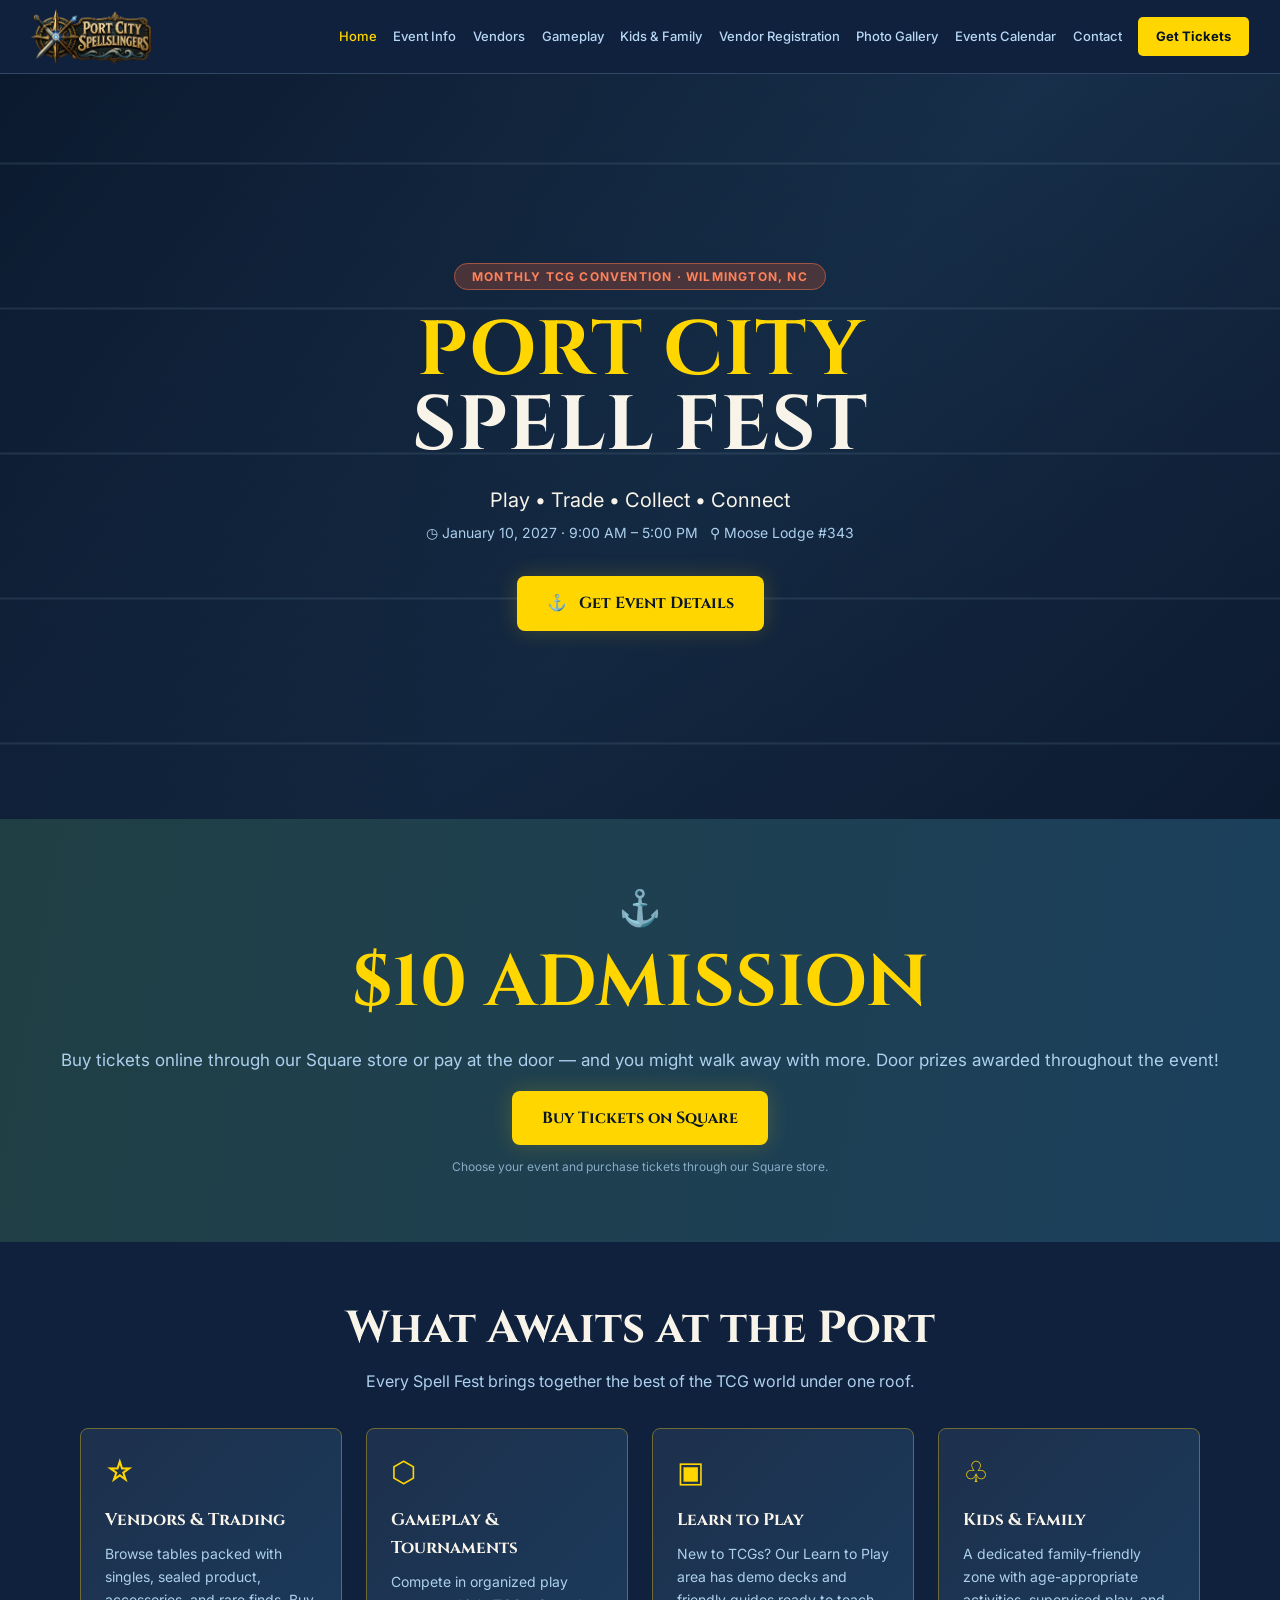
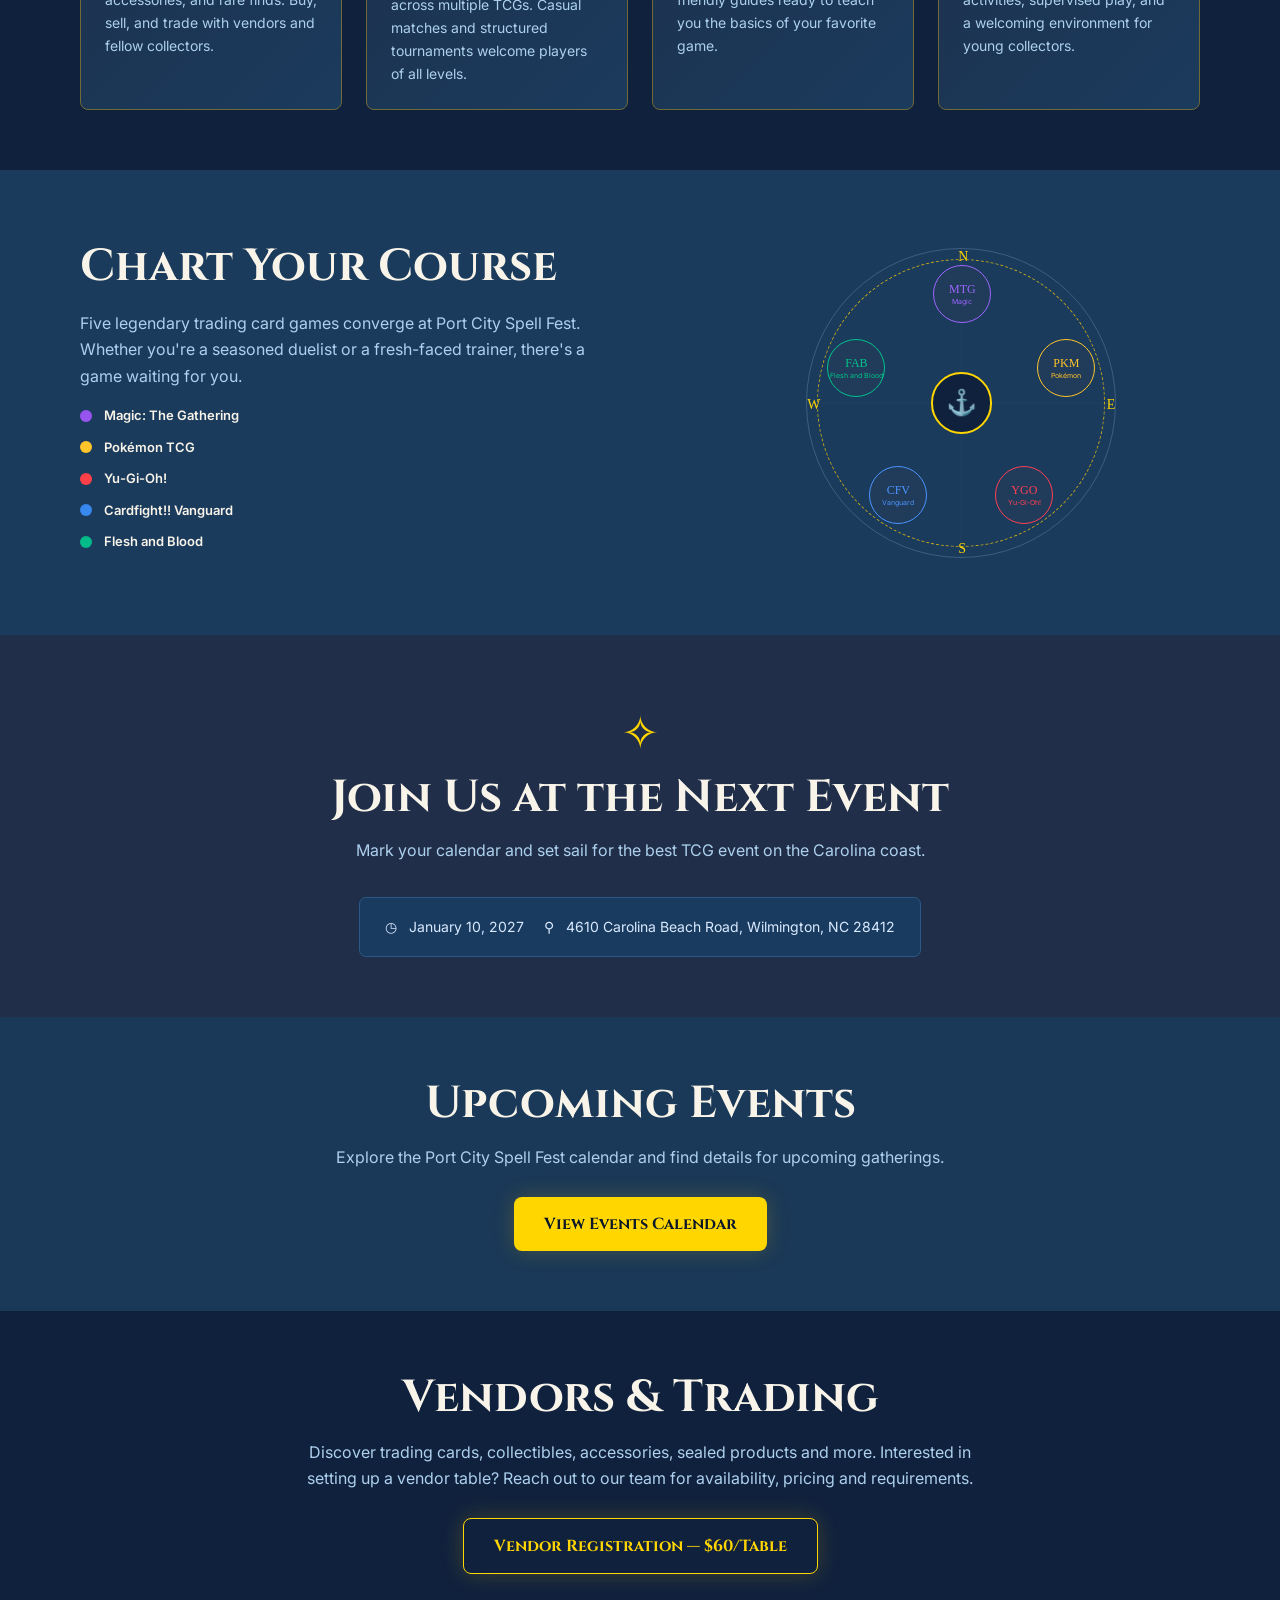
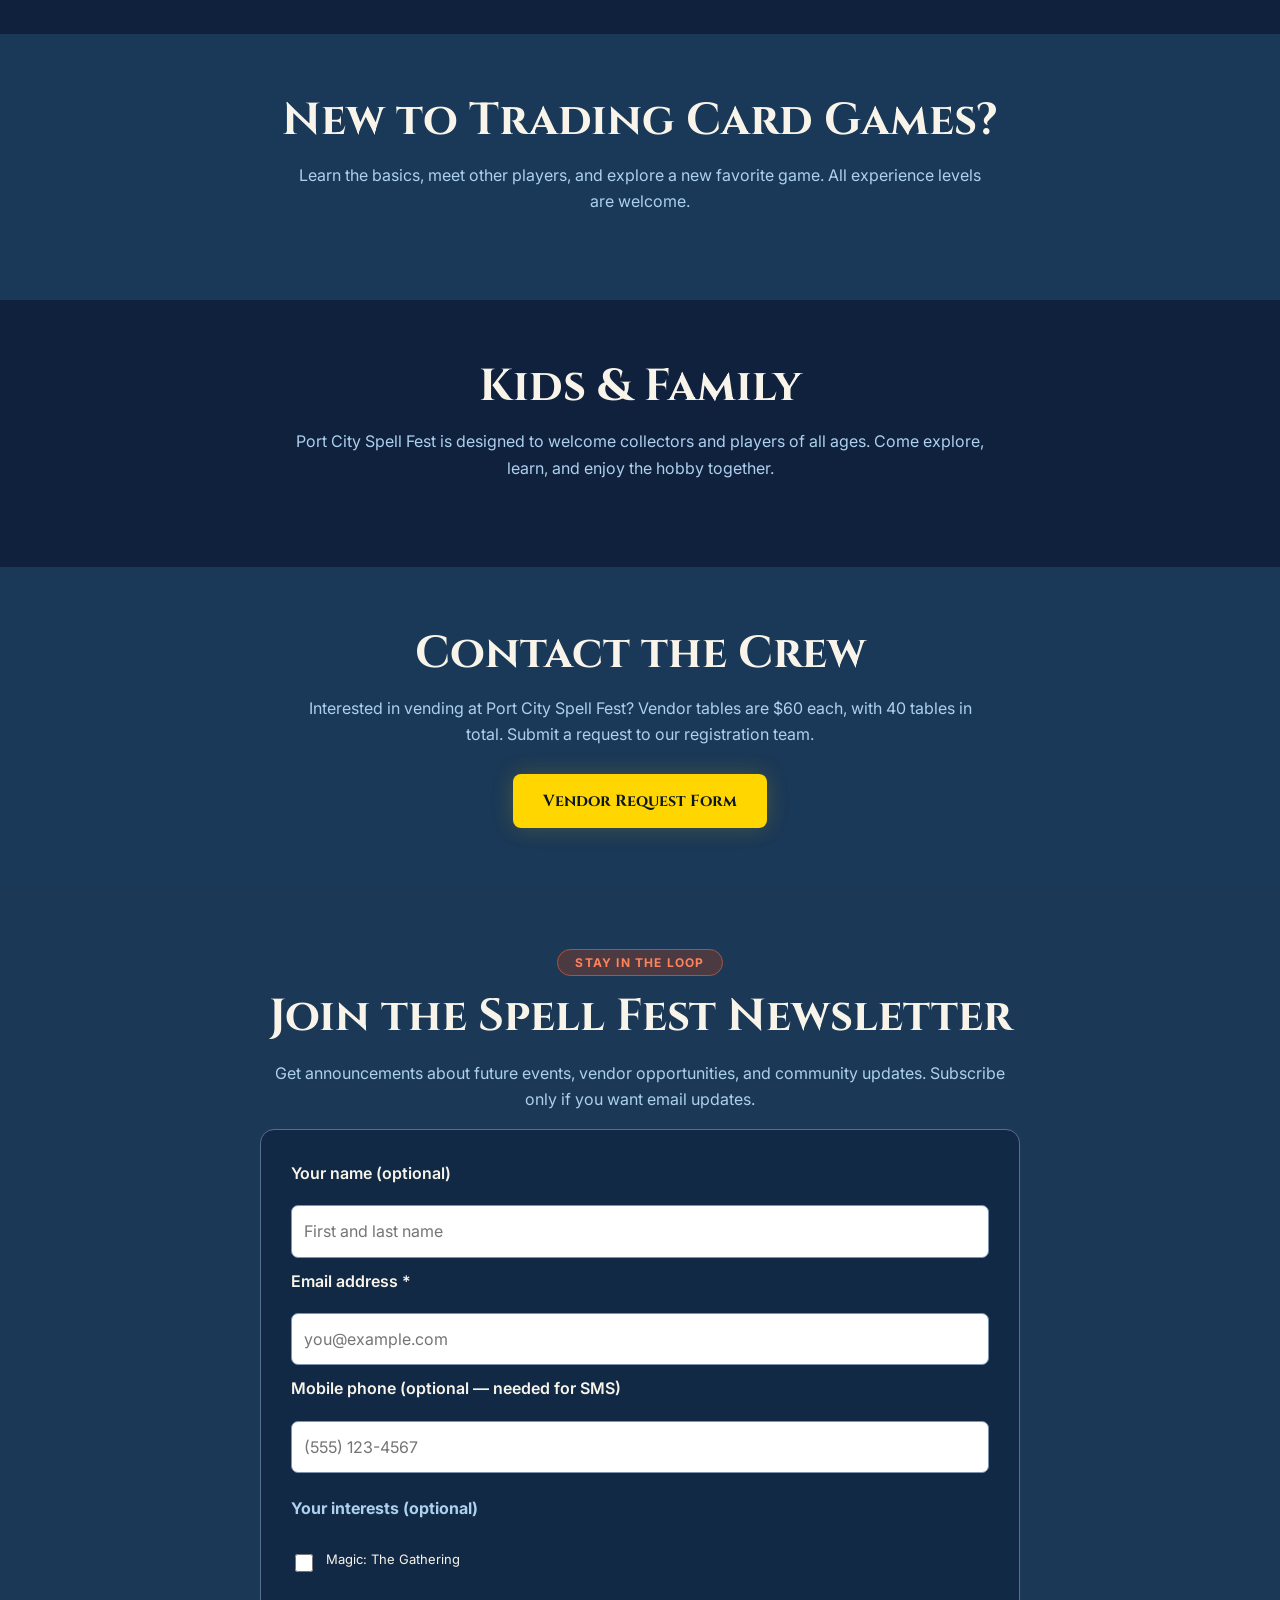
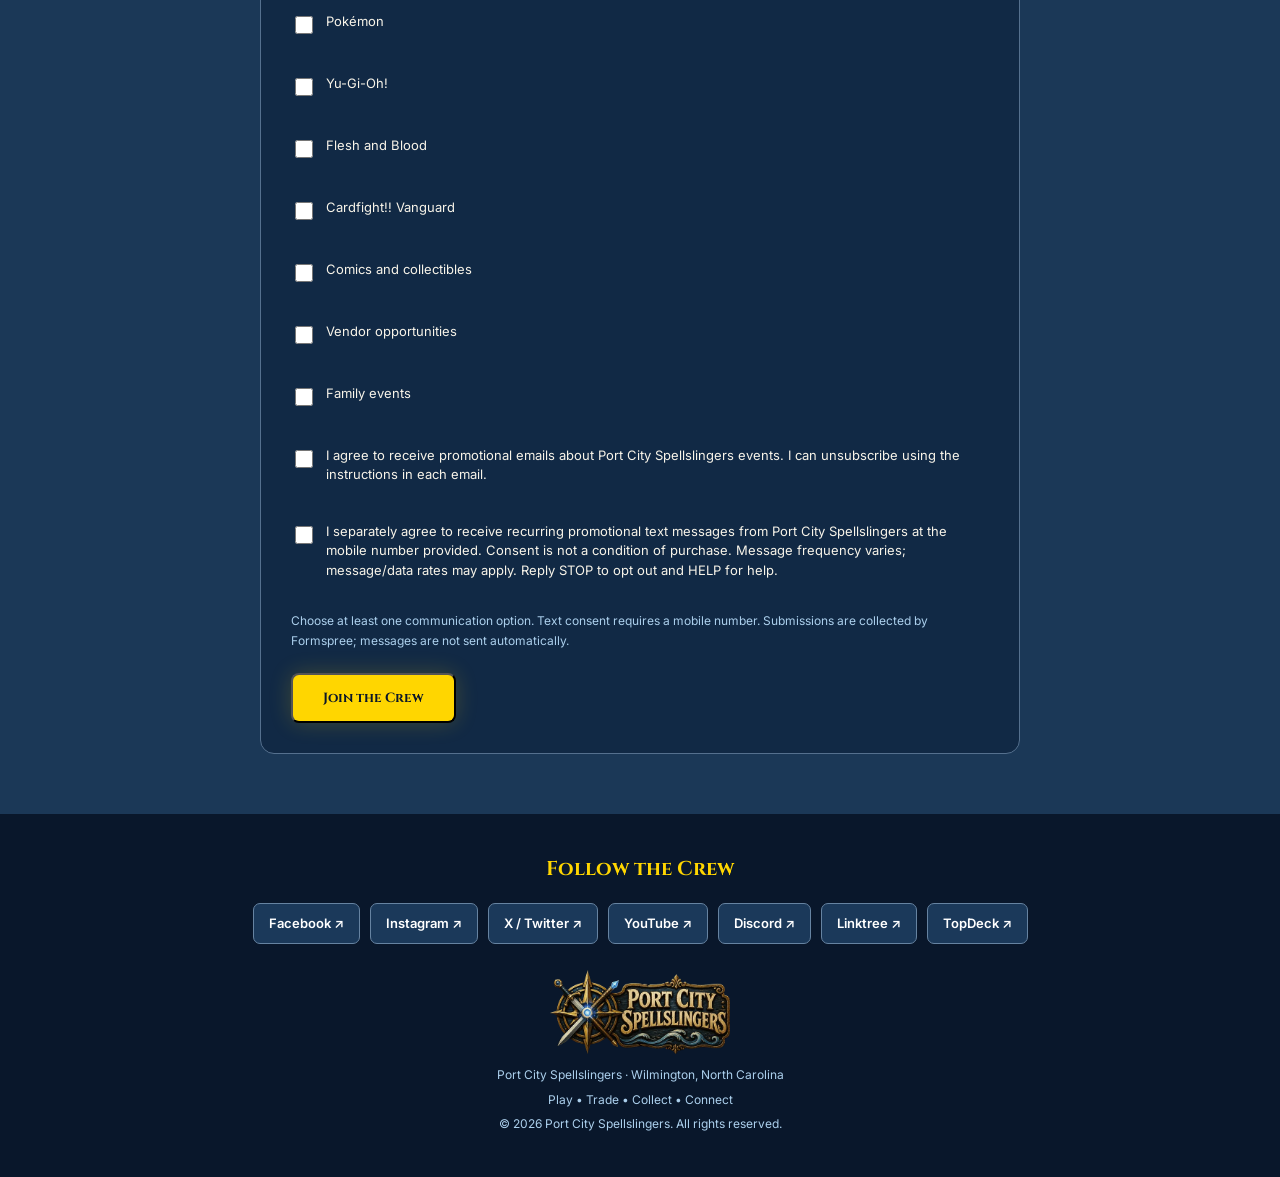
<file: index.html>
<!DOCTYPE html>

<html lang="en"><head><meta charset="utf-8"/><meta content="width=device-width,initial-scale=1" name="viewport"/>
<meta content="#10213d" name="theme-color"/><meta content="Port City Spell Fest — Wilmington, NC trading card game convention. Play, trade, collect and connect." name="description"/>
<title>Port City Spellslingers | Port City Spell Fest</title><link href="favicon.png" rel="icon"/><link href="style.css" rel="stylesheet"/></head>
<body><a class="skip" href="#main">Skip to content</a>
<header class="site-header"><a aria-label="Port City Spellslingers home" class="brand" href="#home"><img alt="Port City Spellslingers" src="logo.png"/></a>
<button aria-expanded="false" aria-label="Toggle navigation" class="menu-toggle">☰</button>
<nav aria-label="Main navigation" class="nav"><a href="#home">Home</a><a href="#event">Event Info</a><a href="#vendors">Vendors</a><a href="#gameplay">Gameplay</a><a href="#family">Kids &amp; Family</a><a href="vendors.html">Vendor Registration</a><a href="gallery.html">Photo Gallery</a><a href="events.html">Events Calendar</a><a href="#contact">Contact</a><a class="nav-ticket" href="https://port-city-spellslingers.square.site/">Get Tickets</a></nav></header>
<main id="main"><section class="hero" id="home"><div class="hero-inner"><span class="eyebrow">MONTHLY TCG CONVENTION · WILMINGTON, NC</span><h1><span>PORT CITY</span><br/>SPELL FEST</h1><p class="tagline">Play • Trade • Collect • Connect</p><p class="event-meta">◷ <span data-date="">[January 10th 2027]</span> · <span data-time="">[9AM to 5PM]</span>   ⚲ <span data-venue="">[4610 Carolina Beach Rd, Wilmington, NC, United States, 28412]</span></p><a class="btn" href="#event">⚓   Get Event Details</a></div></section>
<section class="admission" id="tickets"><div class="anchor">⚓</div><h2><span data-admission-price>$10</span> ADMISSION</h2><p>Buy tickets online through our Square store or pay at the door — and you might walk away with more. Door prizes awarded throughout the event!</p><a class="btn" href="https://port-city-spellslingers.square.site/">Buy Tickets on Square</a><p class="ticket-note">Choose your event and purchase tickets through our Square store.</p></section>
<section class="features section" id="event"><h2>What Awaits at the Port</h2><p class="section-sub">Every Spell Fest brings together the best of the TCG world under one roof.</p><div class="feature-grid">
<a class="feature" href="#vendors"><span class="feature-icon">☆</span><h3>Vendors &amp; Trading</h3><p>Browse tables packed with singles, sealed product, accessories, and rare finds. Buy, sell, and trade with vendors and fellow collectors.</p></a>
<a class="feature" href="#gameplay"><span class="feature-icon">⬡</span><h3>Gameplay &amp; Tournaments</h3><p>Compete in organized play across multiple TCGs. Casual matches and structured tournaments welcome players of all levels.</p></a>
<a class="feature" href="#learn"><span class="feature-icon">▣</span><h3>Learn to Play</h3><p>New to TCGs? Our Learn to Play area has demo decks and friendly guides ready to teach you the basics of your favorite game.</p></a>
<a class="feature" href="#family"><span class="feature-icon">♧</span><h3>Kids &amp; Family</h3><p>A dedicated family-friendly zone with age-appropriate activities, supervised play, and a welcoming environment for young collectors.</p></a></div></section>
<section class="course section" id="gameplay"><div class="course-copy"><h2>Chart Your Course</h2><p>Five legendary trading card games converge at Port City Spell Fest. Whether you're a seasoned duelist or a fresh-faced trainer, there's a game waiting for you.</p><ul class="games"><li><i class="purple"></i>Magic: The Gathering</li><li><i class="gold"></i>Pokémon TCG</li><li><i class="red"></i>Yu-Gi-Oh!</li><li><i class="blue"></i>Cardfight!! Vanguard</li><li><i class="green"></i>Flesh and Blood</li></ul></div>
<div aria-label="Featured games compass" class="compass"><span class="north">N</span><span class="east">E</span><span class="south">S</span><span class="west">W</span><div class="ring"></div><div class="hub">⚓</div><div class="game-dot mtg">MTG<small>Magic</small></div><div class="game-dot pkm">PKM<small>Pokémon</small></div><div class="game-dot ygo">YGO<small>Yu-Gi-Oh!</small></div><div class="game-dot cfv">CFV<small>Vanguard</small></div><div class="game-dot fab">FAB<small>Flesh and Blood</small></div></div></section>
<section class="next section"><div class="sparkle">✧</div><h2>Join Us at the Next Event</h2><p class="section-sub">Mark your calendar and set sail for the best TCG event on the Carolina coast.</p><div class="details"><span>◷   <span data-date="">[EVENT DATE]</span></span><span>⚲   <span data-address="">[VENUE ADDRESS]</span></span></div></section>
<section class="section detail-section alt" id="calendar-promo"><h2>Upcoming Events</h2><p>Explore the Port City Spell Fest calendar and find details for upcoming gatherings.</p><a class="btn" href="events.html">View Events Calendar</a></section><section class="section detail-section" id="vendors"><h2>Vendors &amp; Trading</h2><p>Discover trading cards, collectibles, accessories, sealed products and more. Interested in setting up a vendor table? Reach out to our team for availability, pricing and requirements.</p><a class="btn btn-outline" href="vendors.html">Vendor Registration — $60/Table</a></section>
<section class="section detail-section alt" id="learn"><h2>New to Trading Card Games?</h2><p>Learn the basics, meet other players, and explore a new favorite game. All experience levels are welcome.</p></section>
<section class="section detail-section" id="family"><h2>Kids &amp; Family</h2><p>Port City Spell Fest is designed to welcome collectors and players of all ages. Come explore, learn, and enjoy the hobby together.</p></section>
<section class="section detail-section alt" id="contact"><h2>Contact the Crew</h2><p>Interested in vending at Port City Spell Fest? Vendor tables are <span data-vendor-price>$60</span> each, with <span data-table-capacity>40</span> tables in total. Submit a request to our registration team.</p><a class="btn" href="vendors.html">Vendor Request Form</a></section><section class="newsletter-section section" id="newsletter"><div class="newsletter-inner"><span class="eyebrow">STAY IN THE LOOP</span><h2>Join the Spell Fest Newsletter</h2><p>Get announcements about future events, vendor opportunities, and community updates. Subscribe only if you want email updates.</p><form action="https://formspree.io/f/xkjokvgj" class="newsletter-form" data-newsletter-v2="" method="POST"><input name="_subject" type="hidden" value="Spell Fest Newsletter Signup v2"/><label for="nl-name">Your name (optional)</label><input id="nl-name" name="name" placeholder="First and last name" type="text"/><label for="nl-email">Email address *</label><input autocomplete="email" id="nl-email" maxlength="254" name="email" placeholder="you@example.com" required="" type="email"/><label for="nl-phone">Mobile phone (optional — needed for SMS)</label><input autocomplete="tel" id="nl-phone" name="phone" placeholder="(555) 123-4567" type="tel"/><p class="newsletter-label">Your interests (optional)</p><label class="newsletter-consent"><input name="interests" type="checkbox" value="Magic: The Gathering"/> Magic: The Gathering</label><label class="newsletter-consent"><input name="interests" type="checkbox" value="Pokémon"/> Pokémon</label><label class="newsletter-consent"><input name="interests" type="checkbox" value="Yu-Gi-Oh!"/> Yu-Gi-Oh!</label><label class="newsletter-consent"><input name="interests" type="checkbox" value="Flesh and Blood"/> Flesh and Blood</label><label class="newsletter-consent"><input name="interests" type="checkbox" value="Cardfight!! Vanguard"/> Cardfight!! Vanguard</label><label class="newsletter-consent"><input name="interests" type="checkbox" value="Comics and collectibles"/> Comics and collectibles</label><label class="newsletter-consent"><input name="interests" type="checkbox" value="Vendor opportunities"/> Vendor opportunities</label><label class="newsletter-consent"><input name="interests" type="checkbox" value="Family events"/> Family events</label><label class="newsletter-consent"><input name="email_consent" type="checkbox" value="yes"/> I agree to receive promotional emails about Port City Spellslingers events. I can unsubscribe using the instructions in each email.</label><label class="newsletter-consent"><input name="sms_consent" type="checkbox" value="yes"/> I separately agree to receive recurring promotional text messages from Port City Spellslingers at the mobile number provided. Consent is not a condition of purchase. Message frequency varies; message/data rates may apply. Reply STOP to opt out and HELP for help.</label><p class="small">Choose at least one communication option. Text consent requires a mobile number. Submissions are collected by Formspree; messages are not sent automatically.</p><button class="btn" type="submit">Join the Crew</button></form></div></section></main>
<footer><h2 class="footer-heading">Follow the Crew</h2><div aria-label="Port City Spellslingers links" class="social-links"><a href="https://www.facebook.com/profile.php?id=61595394650146" rel="noopener noreferrer" target="_blank">Facebook <span aria-hidden="true">↗</span></a><a href="https://www.instagram.com/dumpster_druid_nc/" rel="noopener noreferrer" target="_blank">Instagram <span aria-hidden="true">↗</span></a><a href="https://x.com/Dumster_Druid" rel="noopener noreferrer" target="_blank">X / Twitter <span aria-hidden="true">↗</span></a><a href="https://www.youtube.com/channel/UCpzivxtAQwFt5ftOGMWrzng" rel="noopener noreferrer" target="_blank">YouTube <span aria-hidden="true">↗</span></a><a href="https://discord.gg/psd69Wqu?event=1560104508724482068" rel="noopener noreferrer" target="_blank">Discord <span aria-hidden="true">↗</span></a><a href="https://linktr.ee/gary.l.goodman" rel="noopener noreferrer" target="_blank">Linktree <span aria-hidden="true">↗</span></a><a href="https://topdeck.gg/convention/sellfest-of-wilmington-nc" rel="noopener noreferrer" target="_blank">TopDeck <span aria-hidden="true">↗</span></a></div><img alt="" loading="lazy" src="logo.png"/><p>Port City Spellslingers · Wilmington, North Carolina</p><p>Play • Trade • Collect • Connect</p><p>© <span id="year"></span> Port City Spellslingers. All rights reserved.</p></footer>
<script src="site-data.js"></script><script src="script.js"></script></body></html>
</file>
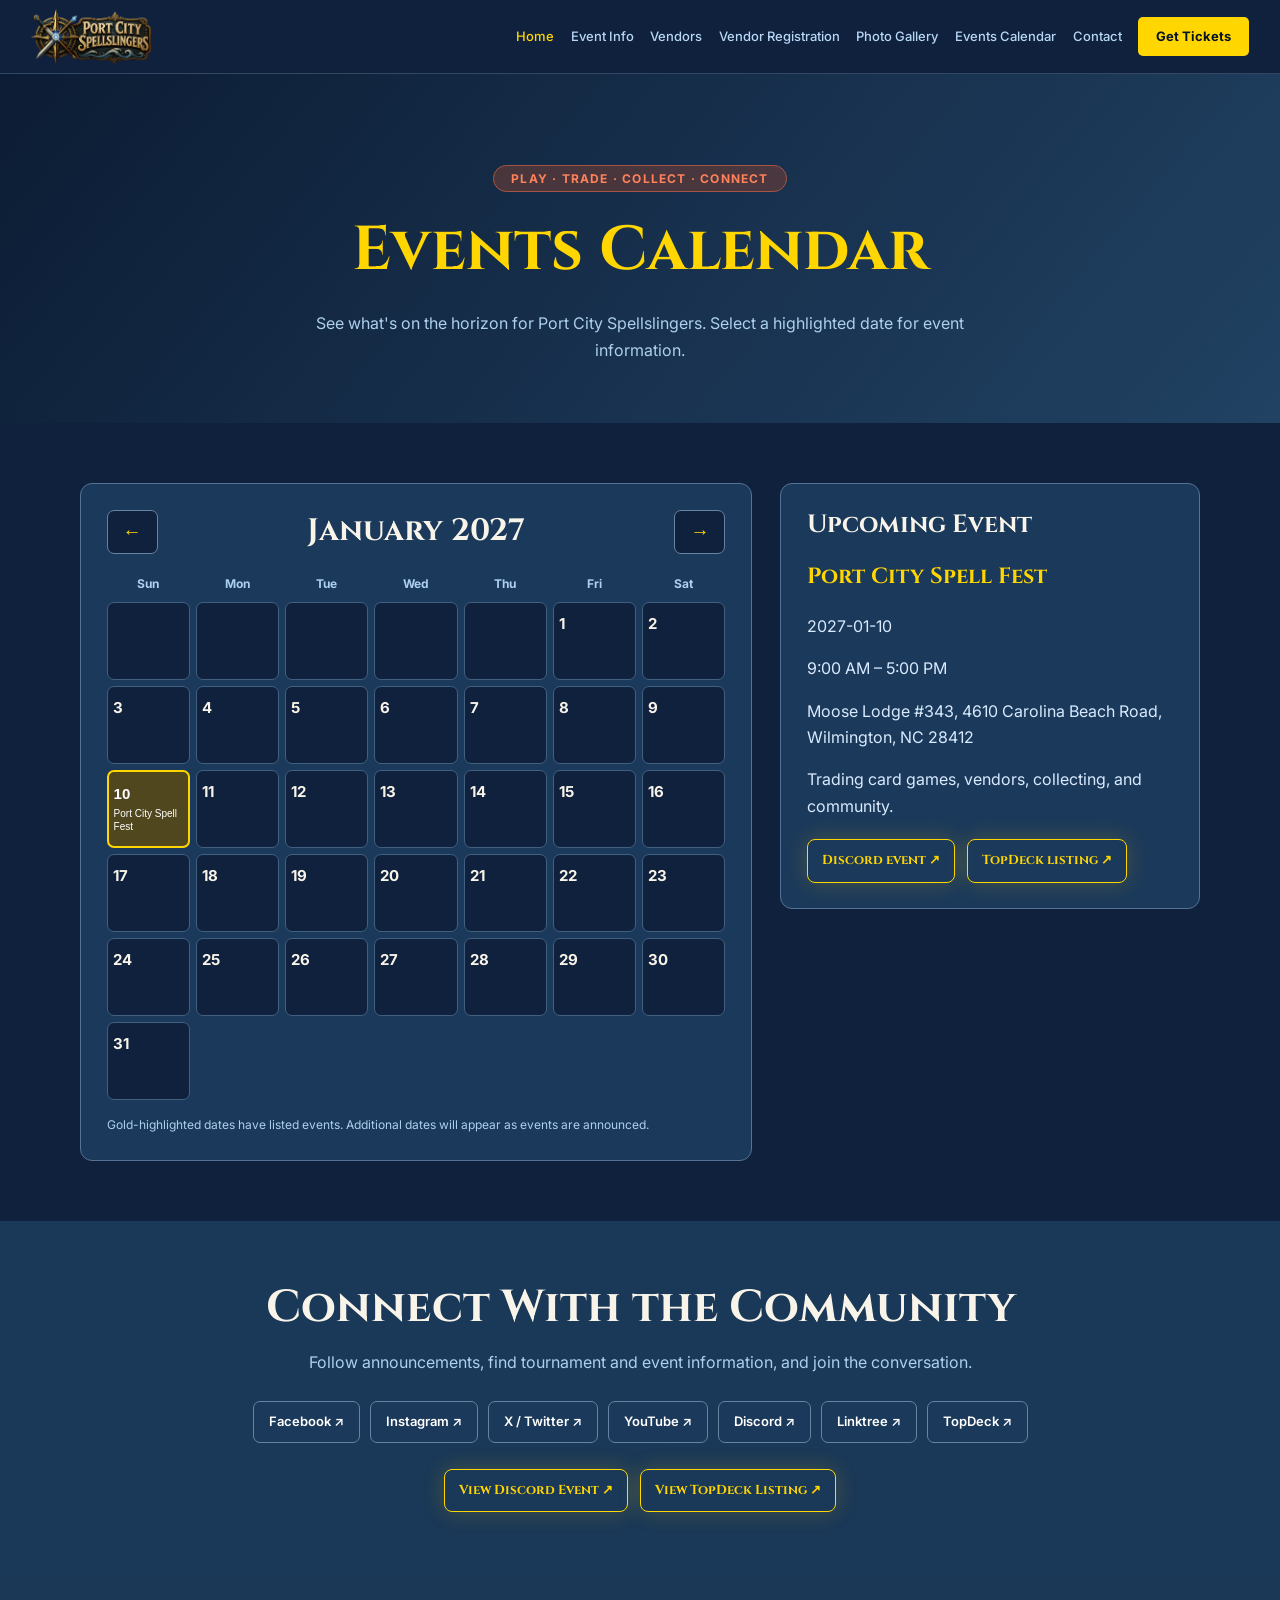
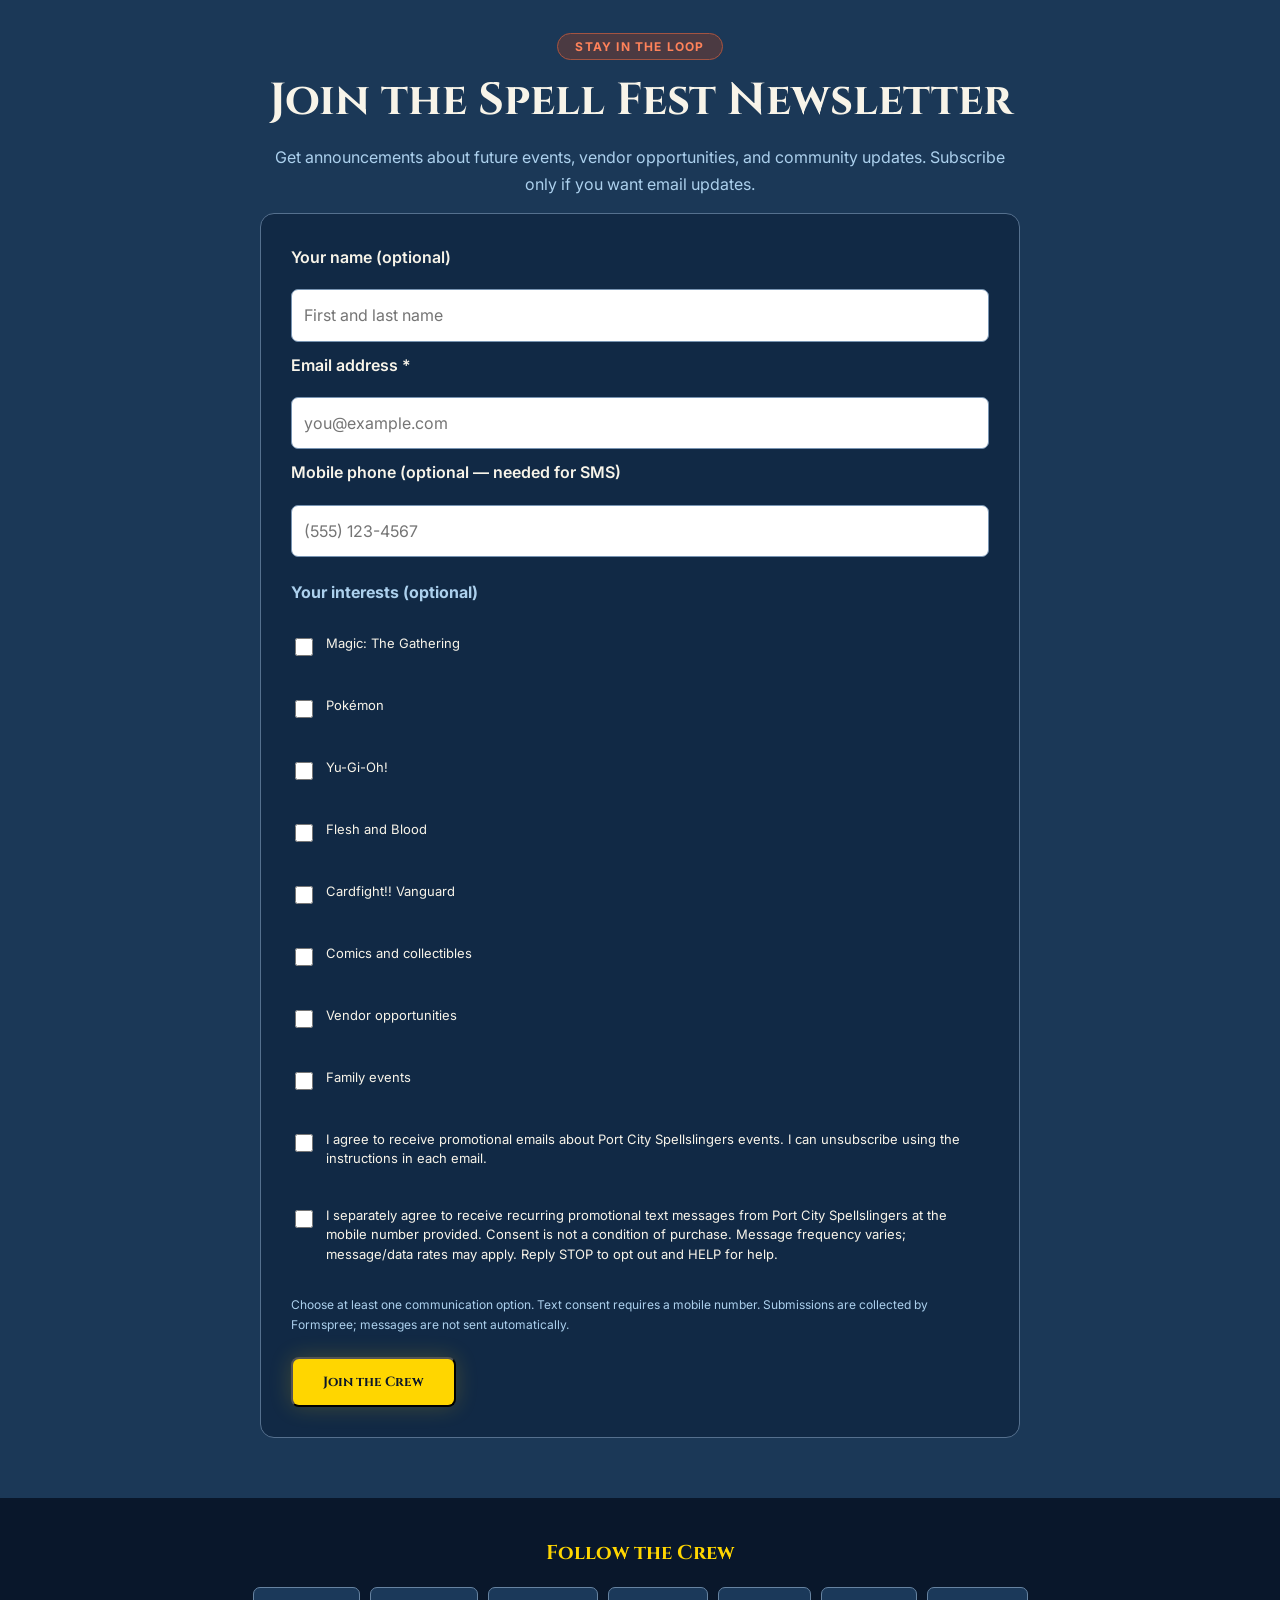
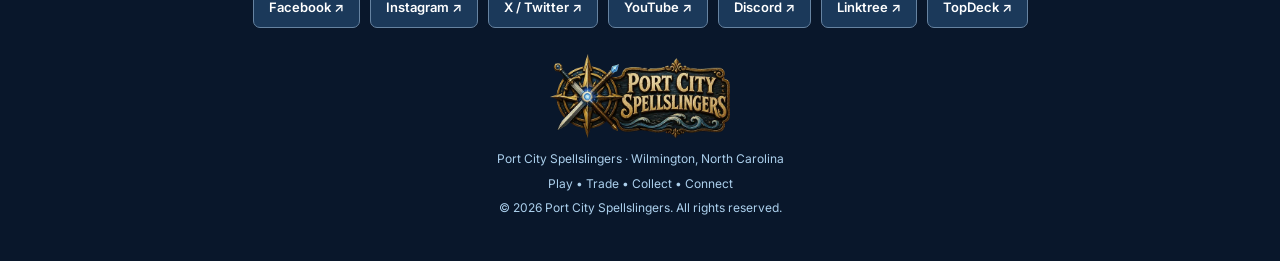
<file: events.html>
<!DOCTYPE html>
<html lang="en"><head><meta charset="utf-8"/><meta content="width=device-width,initial-scale=1" name="viewport"/><meta content="#10213d" name="theme-color"/><meta content="Port City Spell Fest events calendar and community links." name="description"/><title>Events Calendar | Port City Spellslingers</title><link href="favicon.png" rel="icon"/><link href="style.css" rel="stylesheet"/></head><body><a class="skip" href="#main">Skip to content</a><header class="site-header"><a aria-label="Port City Spellslingers home" class="brand" href="index.html#home"><img alt="Port City Spellslingers" src="logo.png"/></a><button aria-expanded="false" aria-label="Toggle navigation" class="menu-toggle">☰</button><nav aria-label="Main navigation" class="nav"><a href="index.html#home">Home</a><a href="index.html#event">Event Info</a><a href="index.html#vendors">Vendors</a><a href="vendors.html">Vendor Registration</a><a href="gallery.html">Photo Gallery</a><a aria-current="page" href="events.html">Events Calendar</a><a href="index.html#contact">Contact</a><a class="nav-ticket" href="https://port-city-spellslingers.square.site/">Get Tickets</a></nav></header><main id="main"><section class="events-hero section"><span class="eyebrow">PLAY · TRADE · COLLECT · CONNECT</span><h1>Events Calendar</h1><p>See what's on the horizon for Port City Spellslingers. Select a highlighted date for event information.</p></section><section class="section events-main"><div class="calendar-shell"><div class="calendar-toolbar"><button aria-label="Previous month" id="cal-prev" type="button">←</button><h2 aria-live="polite" id="cal-month">January 2027</h2><button aria-label="Next month" id="cal-next" type="button">→</button></div><div aria-hidden="true" class="calendar-weekdays"><span>Sun</span><span>Mon</span><span>Tue</span><span>Wed</span><span>Thu</span><span>Fri</span><span>Sat</span></div><div aria-label="Events by date" class="calendar-grid" id="calendar-grid"></div><p class="calendar-hint">Gold-highlighted dates have listed events. Additional dates will appear as events are announced.</p></div><aside aria-live="polite" class="event-detail" id="event-detail"><h2>Upcoming Event</h2><div id="event-content"><p>Select an event date to see details.</p></div></aside></section><section class="section detail-section alt"><h2>Connect With the Community</h2><p>Follow announcements, find tournament and event information, and join the conversation.</p><div aria-label="Port City Spellslingers links" class="social-links"><a href="https://www.facebook.com/profile.php?id=61595394650146" rel="noopener noreferrer" target="_blank">Facebook <span aria-hidden="true">↗</span></a><a href="https://www.instagram.com/dumpster_druid_nc/" rel="noopener noreferrer" target="_blank">Instagram <span aria-hidden="true">↗</span></a><a href="https://x.com/Dumster_Druid" rel="noopener noreferrer" target="_blank">X / Twitter <span aria-hidden="true">↗</span></a><a href="https://www.youtube.com/channel/UCpzivxtAQwFt5ftOGMWrzng" rel="noopener noreferrer" target="_blank">YouTube <span aria-hidden="true">↗</span></a><a href="https://discord.gg/psd69Wqu?event=1560104508724482068" rel="noopener noreferrer" target="_blank">Discord <span aria-hidden="true">↗</span></a><a href="https://linktr.ee/gary.l.goodman" rel="noopener noreferrer" target="_blank">Linktree <span aria-hidden="true">↗</span></a><a href="https://topdeck.gg/convention/sellfest-of-wilmington-nc" rel="noopener noreferrer" target="_blank">TopDeck <span aria-hidden="true">↗</span></a></div><div class="events-external"><a class="btn btn-outline" href="https://discord.com/events/1560103188777140286/1560104508724482068" rel="noopener noreferrer" target="_blank">View Discord Event ↗</a><a class="btn btn-outline" href="https://topdeck.gg/convention/sellfest-of-wilmington-nc" rel="noopener noreferrer" target="_blank">View TopDeck Listing ↗</a></div></section><section class="newsletter-section section" id="newsletter"><div class="newsletter-inner"><span class="eyebrow">STAY IN THE LOOP</span><h2>Join the Spell Fest Newsletter</h2><p>Get announcements about future events, vendor opportunities, and community updates. Subscribe only if you want email updates.</p><form action="https://formspree.io/f/xkjokvgj" class="newsletter-form" data-newsletter-v2="" method="POST"><input name="_subject" type="hidden" value="Spell Fest Newsletter Signup v2"/><label for="nl-name">Your name (optional)</label><input id="nl-name" name="name" placeholder="First and last name" type="text"/><label for="nl-email">Email address *</label><input autocomplete="email" id="nl-email" maxlength="254" name="email" placeholder="you@example.com" required="" type="email"/><label for="nl-phone">Mobile phone (optional — needed for SMS)</label><input autocomplete="tel" id="nl-phone" name="phone" placeholder="(555) 123-4567" type="tel"/><p class="newsletter-label">Your interests (optional)</p><label class="newsletter-consent"><input name="interests" type="checkbox" value="Magic: The Gathering"/> Magic: The Gathering</label><label class="newsletter-consent"><input name="interests" type="checkbox" value="Pokémon"/> Pokémon</label><label class="newsletter-consent"><input name="interests" type="checkbox" value="Yu-Gi-Oh!"/> Yu-Gi-Oh!</label><label class="newsletter-consent"><input name="interests" type="checkbox" value="Flesh and Blood"/> Flesh and Blood</label><label class="newsletter-consent"><input name="interests" type="checkbox" value="Cardfight!! Vanguard"/> Cardfight!! Vanguard</label><label class="newsletter-consent"><input name="interests" type="checkbox" value="Comics and collectibles"/> Comics and collectibles</label><label class="newsletter-consent"><input name="interests" type="checkbox" value="Vendor opportunities"/> Vendor opportunities</label><label class="newsletter-consent"><input name="interests" type="checkbox" value="Family events"/> Family events</label><label class="newsletter-consent"><input name="email_consent" type="checkbox" value="yes"/> I agree to receive promotional emails about Port City Spellslingers events. I can unsubscribe using the instructions in each email.</label><label class="newsletter-consent"><input name="sms_consent" type="checkbox" value="yes"/> I separately agree to receive recurring promotional text messages from Port City Spellslingers at the mobile number provided. Consent is not a condition of purchase. Message frequency varies; message/data rates may apply. Reply STOP to opt out and HELP for help.</label><p class="small">Choose at least one communication option. Text consent requires a mobile number. Submissions are collected by Formspree; messages are not sent automatically.</p><button class="btn" type="submit">Join the Crew</button></form></div></section></main><footer><h2 class="footer-heading">Follow the Crew</h2><div aria-label="Port City Spellslingers links" class="social-links"><a href="https://www.facebook.com/profile.php?id=61595394650146" rel="noopener noreferrer" target="_blank">Facebook <span aria-hidden="true">↗</span></a><a href="https://www.instagram.com/dumpster_druid_nc/" rel="noopener noreferrer" target="_blank">Instagram <span aria-hidden="true">↗</span></a><a href="https://x.com/Dumster_Druid" rel="noopener noreferrer" target="_blank">X / Twitter <span aria-hidden="true">↗</span></a><a href="https://www.youtube.com/channel/UCpzivxtAQwFt5ftOGMWrzng" rel="noopener noreferrer" target="_blank">YouTube <span aria-hidden="true">↗</span></a><a href="https://discord.gg/psd69Wqu?event=1560104508724482068" rel="noopener noreferrer" target="_blank">Discord <span aria-hidden="true">↗</span></a><a href="https://linktr.ee/gary.l.goodman" rel="noopener noreferrer" target="_blank">Linktree <span aria-hidden="true">↗</span></a><a href="https://topdeck.gg/convention/sellfest-of-wilmington-nc" rel="noopener noreferrer" target="_blank">TopDeck <span aria-hidden="true">↗</span></a></div><img alt="" loading="lazy" src="logo.png"/><p>Port City Spellslingers · Wilmington, North Carolina</p><p>Play • Trade • Collect • Connect</p><p>© <span id="year"></span> Port City Spellslingers. All rights reserved.</p></footer><script src="site-data.js"></script><script src="script.js"></script><script src="events.js"></script></body></html>
</file>
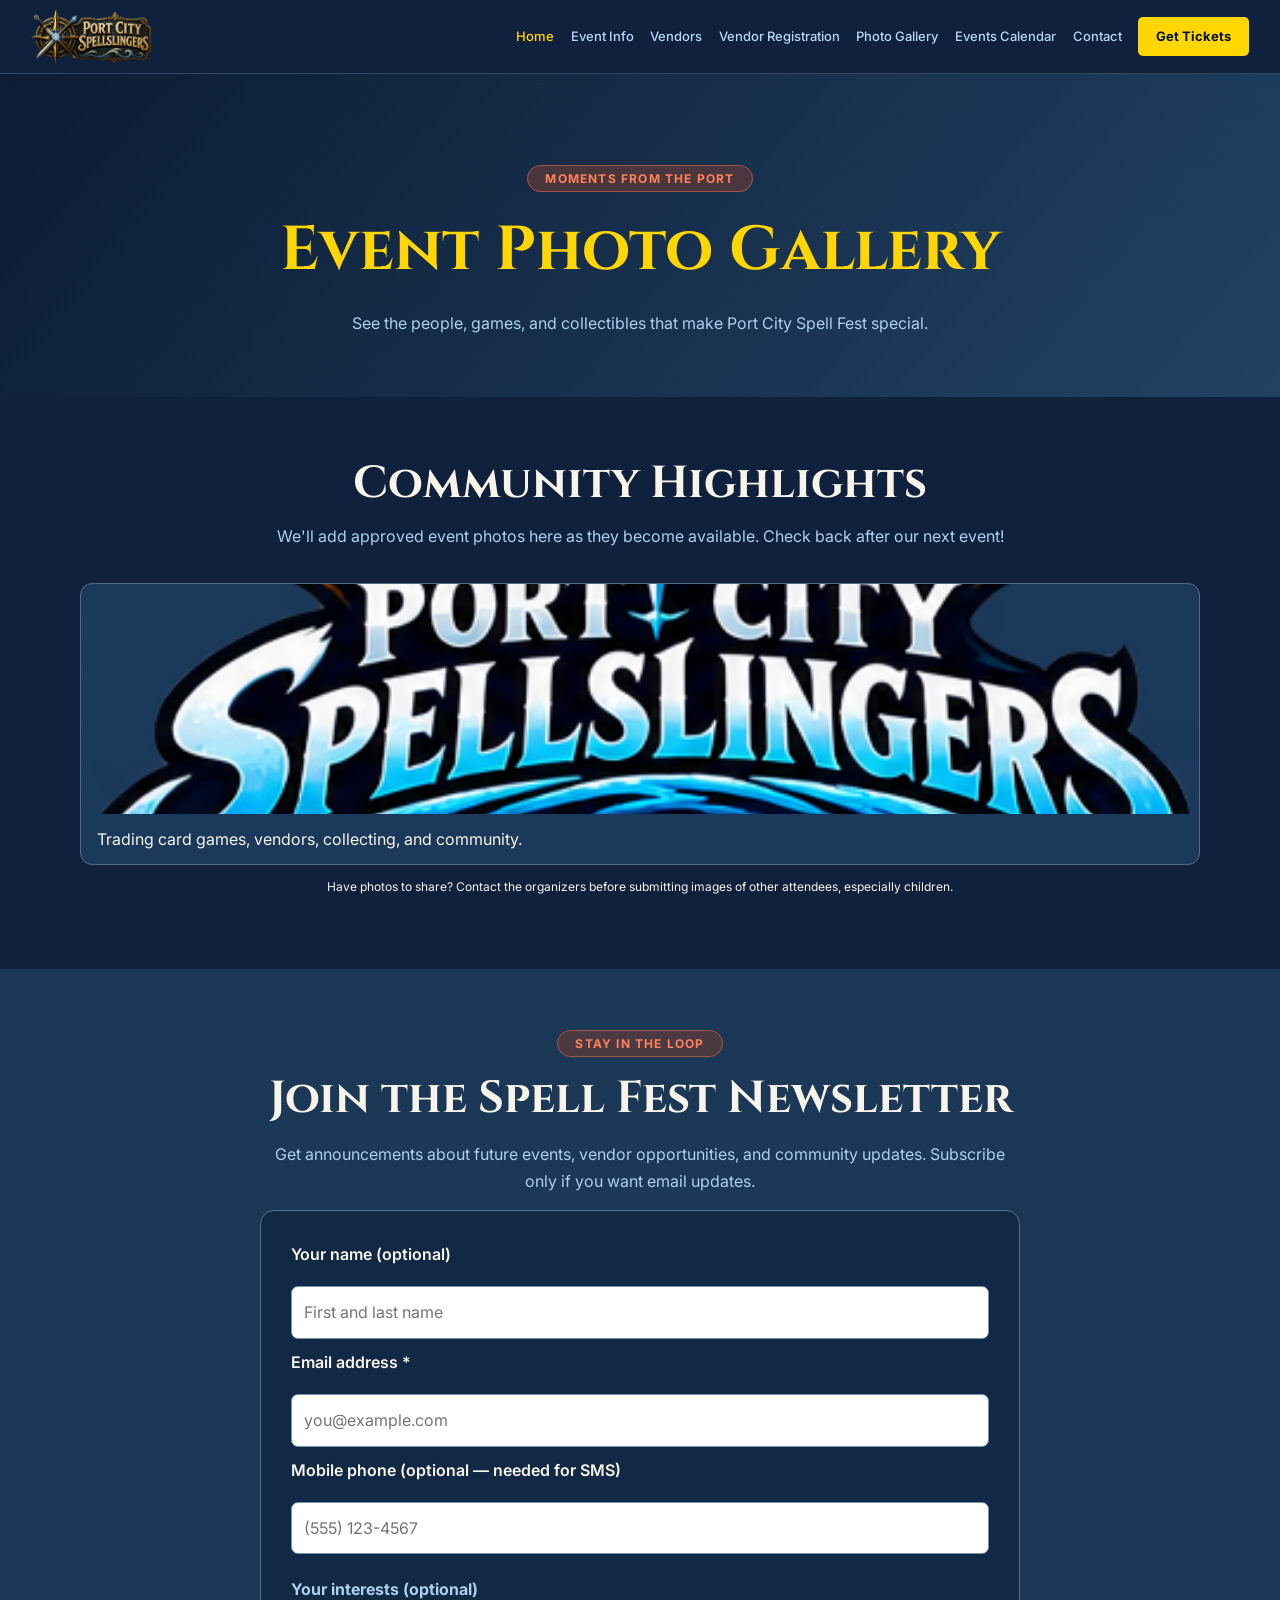
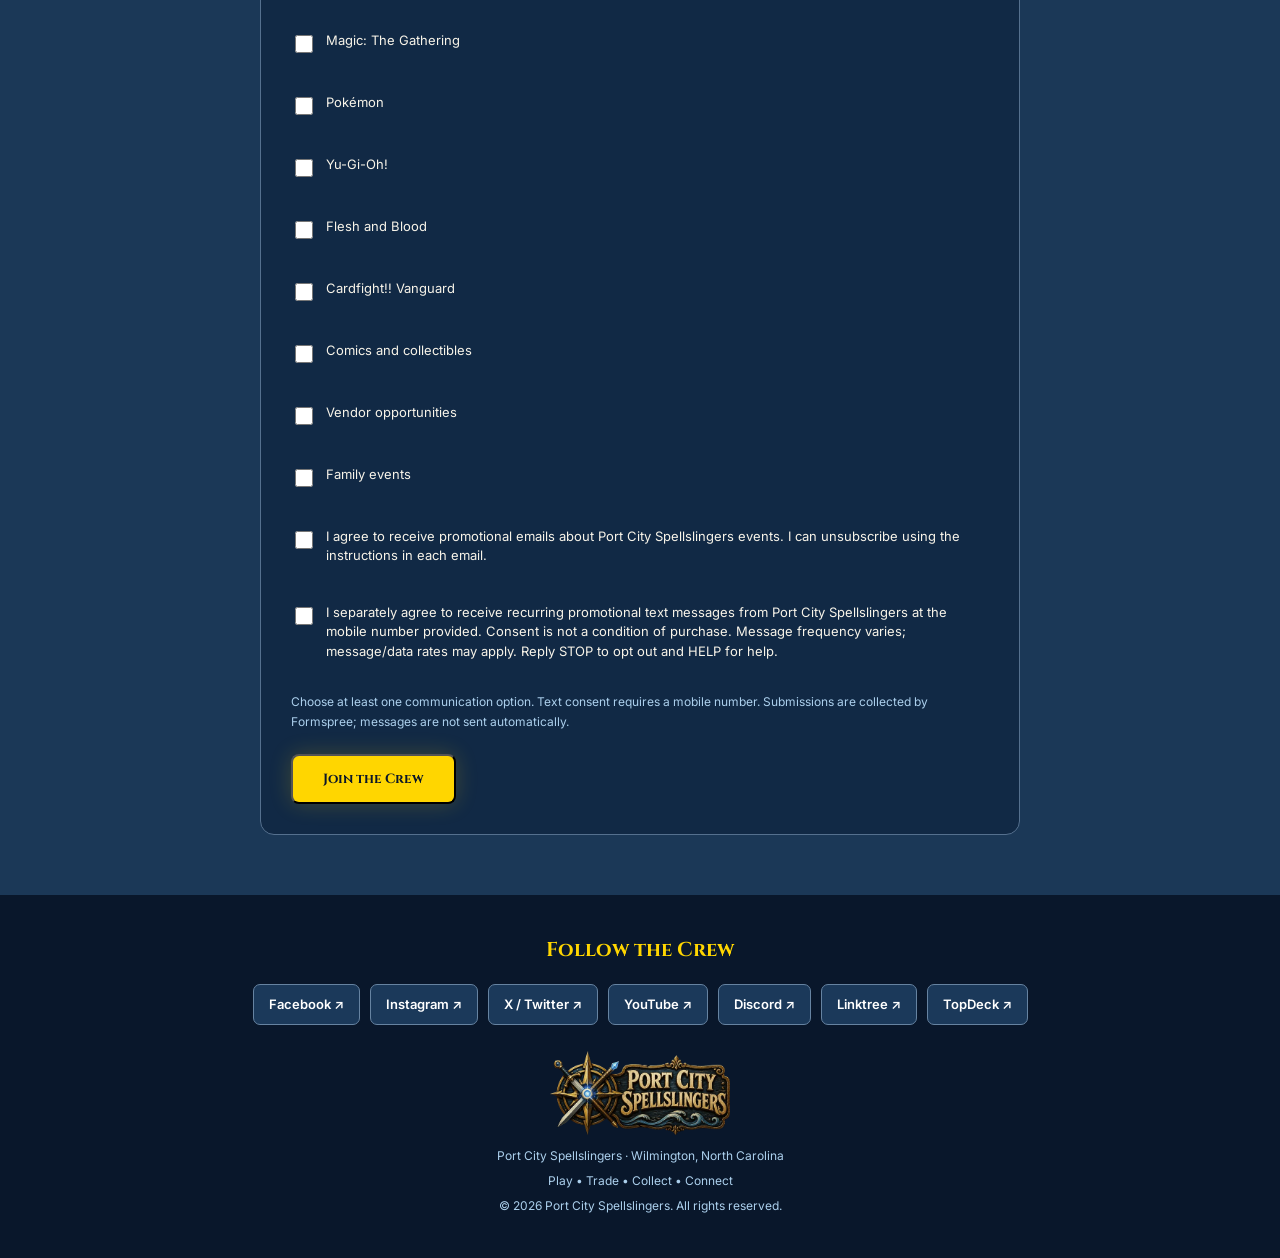
<file: gallery.html>
<!DOCTYPE html>
<html lang="en"><head><meta charset="utf-8"/><meta content="width=device-width,initial-scale=1" name="viewport"/><meta content="#10213d" name="theme-color"/><meta content="Port City Spell Fest photo gallery and community highlights." name="description"/><title>Photo Gallery | Port City Spellslingers</title><link href="favicon.png" rel="icon"/><link href="style.css" rel="stylesheet"/></head><body><a class="skip" href="#main">Skip to content</a><header class="site-header"><a aria-label="Port City Spellslingers home" class="brand" href="index.html#home"><img alt="Port City Spellslingers" src="logo.png"/></a><button aria-expanded="false" aria-label="Toggle navigation" class="menu-toggle">☰</button><nav aria-label="Main navigation" class="nav"><a href="index.html#home">Home</a><a href="index.html#event">Event Info</a><a href="index.html#vendors">Vendors</a><a href="vendors.html">Vendor Registration</a><a aria-current="page" href="gallery.html">Photo Gallery</a><a href="events.html">Events Calendar</a><a href="index.html#contact">Contact</a><a class="nav-ticket" href="https://port-city-spellslingers.square.site/">Get Tickets</a></nav></header><main id="main"><section class="events-hero section"><span class="eyebrow">MOMENTS FROM THE PORT</span><h1>Event Photo Gallery</h1><p>See the people, games, and collectibles that make Port City Spell Fest special.</p></section><section class="section gallery-section"><h2>Community Highlights</h2><p class="section-sub">We'll add approved event photos here as they become available. Check back after our next event!</p><div aria-live="polite" class="gallery-grid" id="gallery-grid"></div><p class="small">Have photos to share? Contact the organizers before submitting images of other attendees, especially children.</p></section><section class="newsletter-section section" id="newsletter"><div class="newsletter-inner"><span class="eyebrow">STAY IN THE LOOP</span><h2>Join the Spell Fest Newsletter</h2><p>Get announcements about future events, vendor opportunities, and community updates. Subscribe only if you want email updates.</p><form action="https://formspree.io/f/xkjokvgj" class="newsletter-form" data-newsletter-v2="" method="POST"><input name="_subject" type="hidden" value="Spell Fest Newsletter Signup v2"/><label for="nl-name">Your name (optional)</label><input id="nl-name" name="name" placeholder="First and last name" type="text"/><label for="nl-email">Email address *</label><input autocomplete="email" id="nl-email" maxlength="254" name="email" placeholder="you@example.com" required="" type="email"/><label for="nl-phone">Mobile phone (optional — needed for SMS)</label><input autocomplete="tel" id="nl-phone" name="phone" placeholder="(555) 123-4567" type="tel"/><p class="newsletter-label">Your interests (optional)</p><label class="newsletter-consent"><input name="interests" type="checkbox" value="Magic: The Gathering"/> Magic: The Gathering</label><label class="newsletter-consent"><input name="interests" type="checkbox" value="Pokémon"/> Pokémon</label><label class="newsletter-consent"><input name="interests" type="checkbox" value="Yu-Gi-Oh!"/> Yu-Gi-Oh!</label><label class="newsletter-consent"><input name="interests" type="checkbox" value="Flesh and Blood"/> Flesh and Blood</label><label class="newsletter-consent"><input name="interests" type="checkbox" value="Cardfight!! Vanguard"/> Cardfight!! Vanguard</label><label class="newsletter-consent"><input name="interests" type="checkbox" value="Comics and collectibles"/> Comics and collectibles</label><label class="newsletter-consent"><input name="interests" type="checkbox" value="Vendor opportunities"/> Vendor opportunities</label><label class="newsletter-consent"><input name="interests" type="checkbox" value="Family events"/> Family events</label><label class="newsletter-consent"><input name="email_consent" type="checkbox" value="yes"/> I agree to receive promotional emails about Port City Spellslingers events. I can unsubscribe using the instructions in each email.</label><label class="newsletter-consent"><input name="sms_consent" type="checkbox" value="yes"/> I separately agree to receive recurring promotional text messages from Port City Spellslingers at the mobile number provided. Consent is not a condition of purchase. Message frequency varies; message/data rates may apply. Reply STOP to opt out and HELP for help.</label><p class="small">Choose at least one communication option. Text consent requires a mobile number. Submissions are collected by Formspree; messages are not sent automatically.</p><button class="btn" type="submit">Join the Crew</button></form></div></section></main><footer><h2 class="footer-heading">Follow the Crew</h2><div aria-label="Port City Spellslingers links" class="social-links"><a href="https://www.facebook.com/profile.php?id=61595394650146" rel="noopener noreferrer" target="_blank">Facebook <span aria-hidden="true">↗</span></a><a href="https://www.instagram.com/dumpster_druid_nc/" rel="noopener noreferrer" target="_blank">Instagram <span aria-hidden="true">↗</span></a><a href="https://x.com/Dumster_Druid" rel="noopener noreferrer" target="_blank">X / Twitter <span aria-hidden="true">↗</span></a><a href="https://www.youtube.com/channel/UCpzivxtAQwFt5ftOGMWrzng" rel="noopener noreferrer" target="_blank">YouTube <span aria-hidden="true">↗</span></a><a href="https://discord.gg/psd69Wqu?event=1560104508724482068" rel="noopener noreferrer" target="_blank">Discord <span aria-hidden="true">↗</span></a><a href="https://linktr.ee/gary.l.goodman" rel="noopener noreferrer" target="_blank">Linktree <span aria-hidden="true">↗</span></a><a href="https://topdeck.gg/convention/sellfest-of-wilmington-nc" rel="noopener noreferrer" target="_blank">TopDeck <span aria-hidden="true">↗</span></a></div><img alt="" loading="lazy" src="logo.png"/><p>Port City Spellslingers · Wilmington, North Carolina</p><p>Play • Trade • Collect • Connect</p><p>© <span id="year"></span> Port City Spellslingers. All rights reserved.</p></footer><script src="site-data.js"></script><script src="script.js"></script><script src="gallery.js"></script></body></html>
</file>
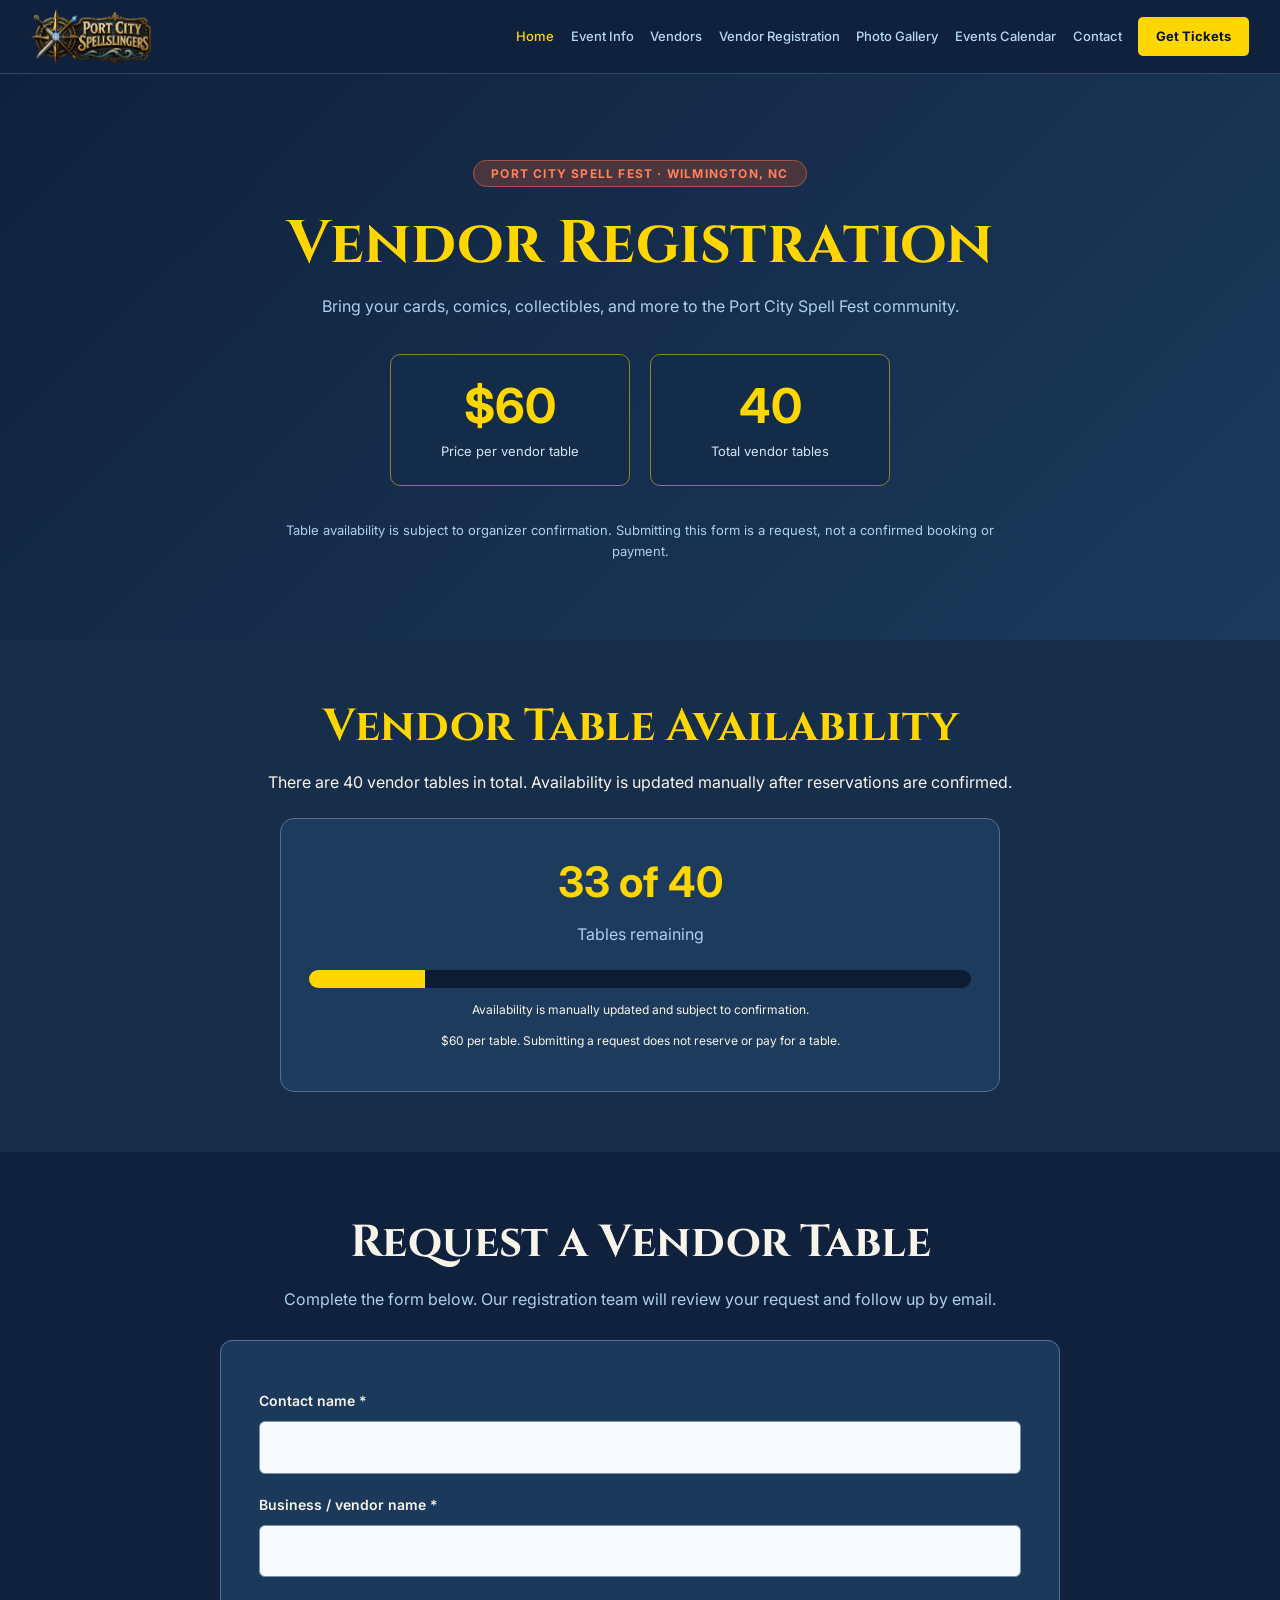
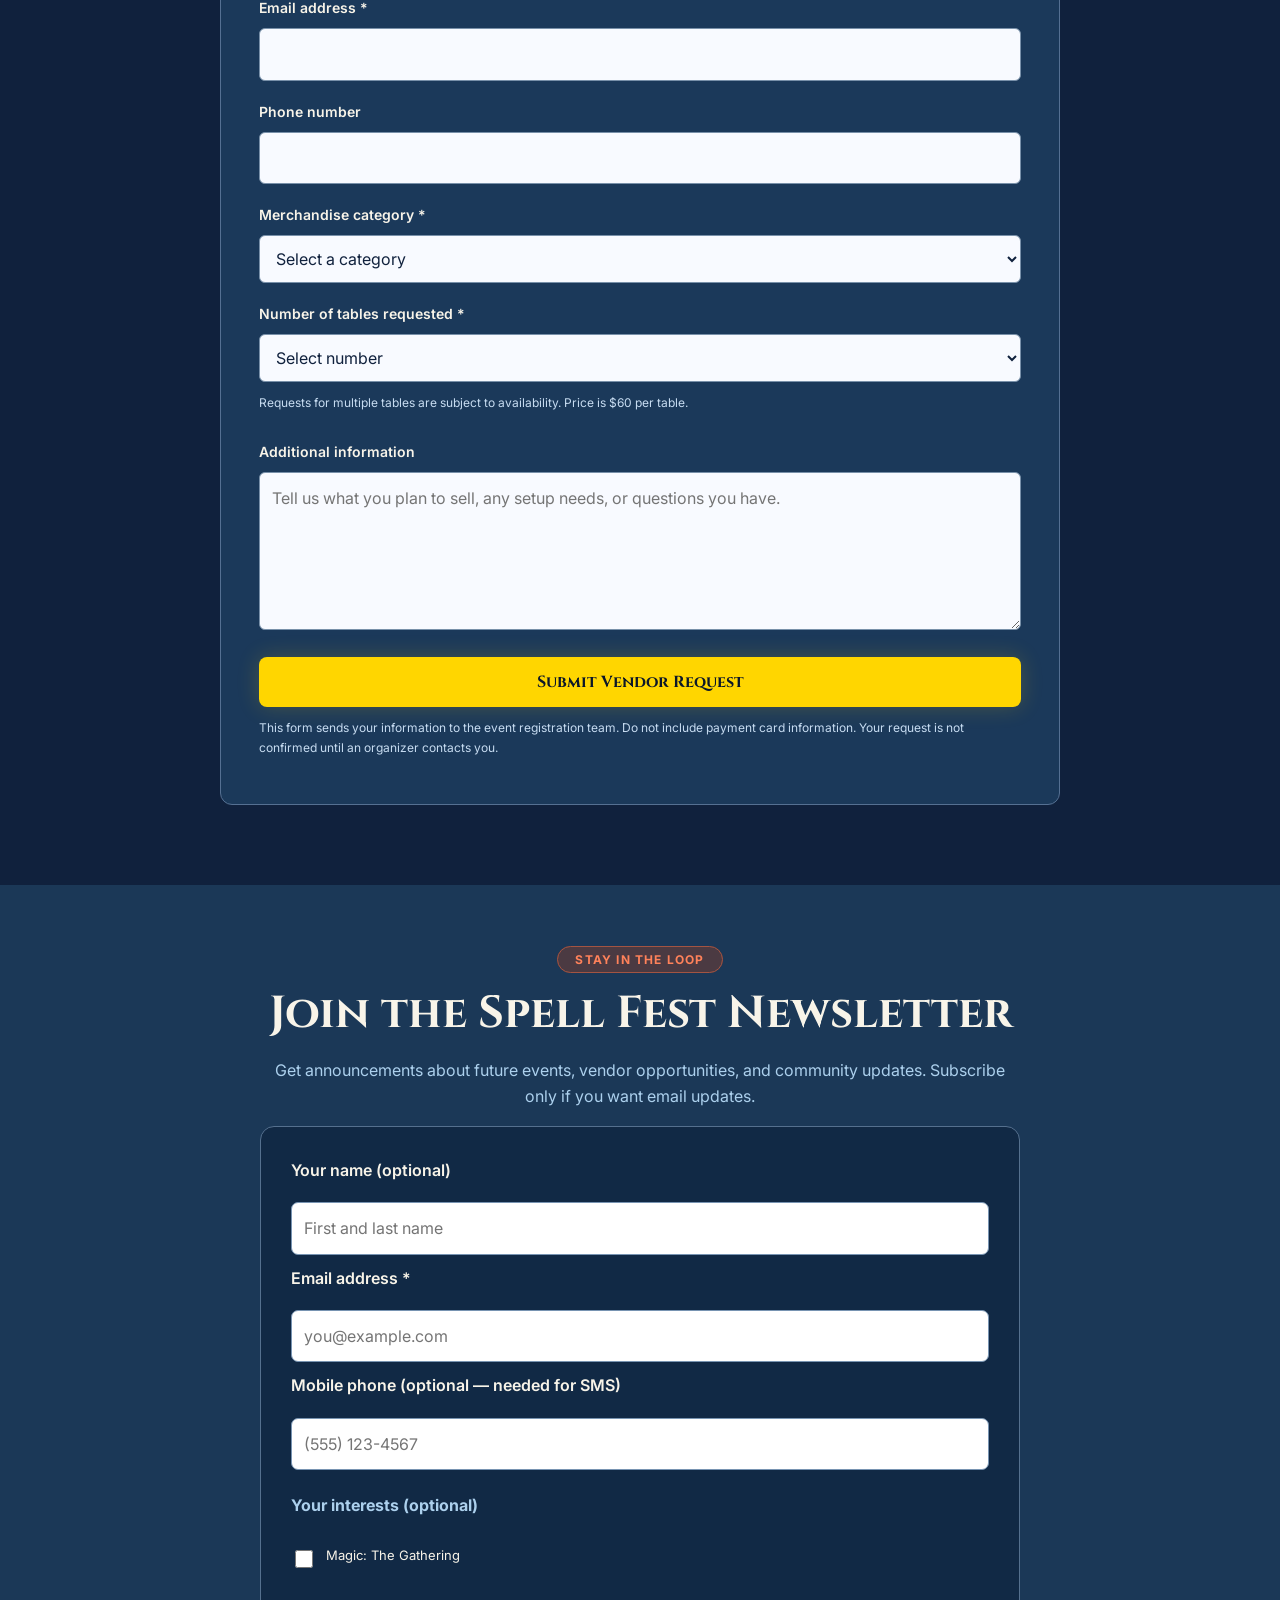
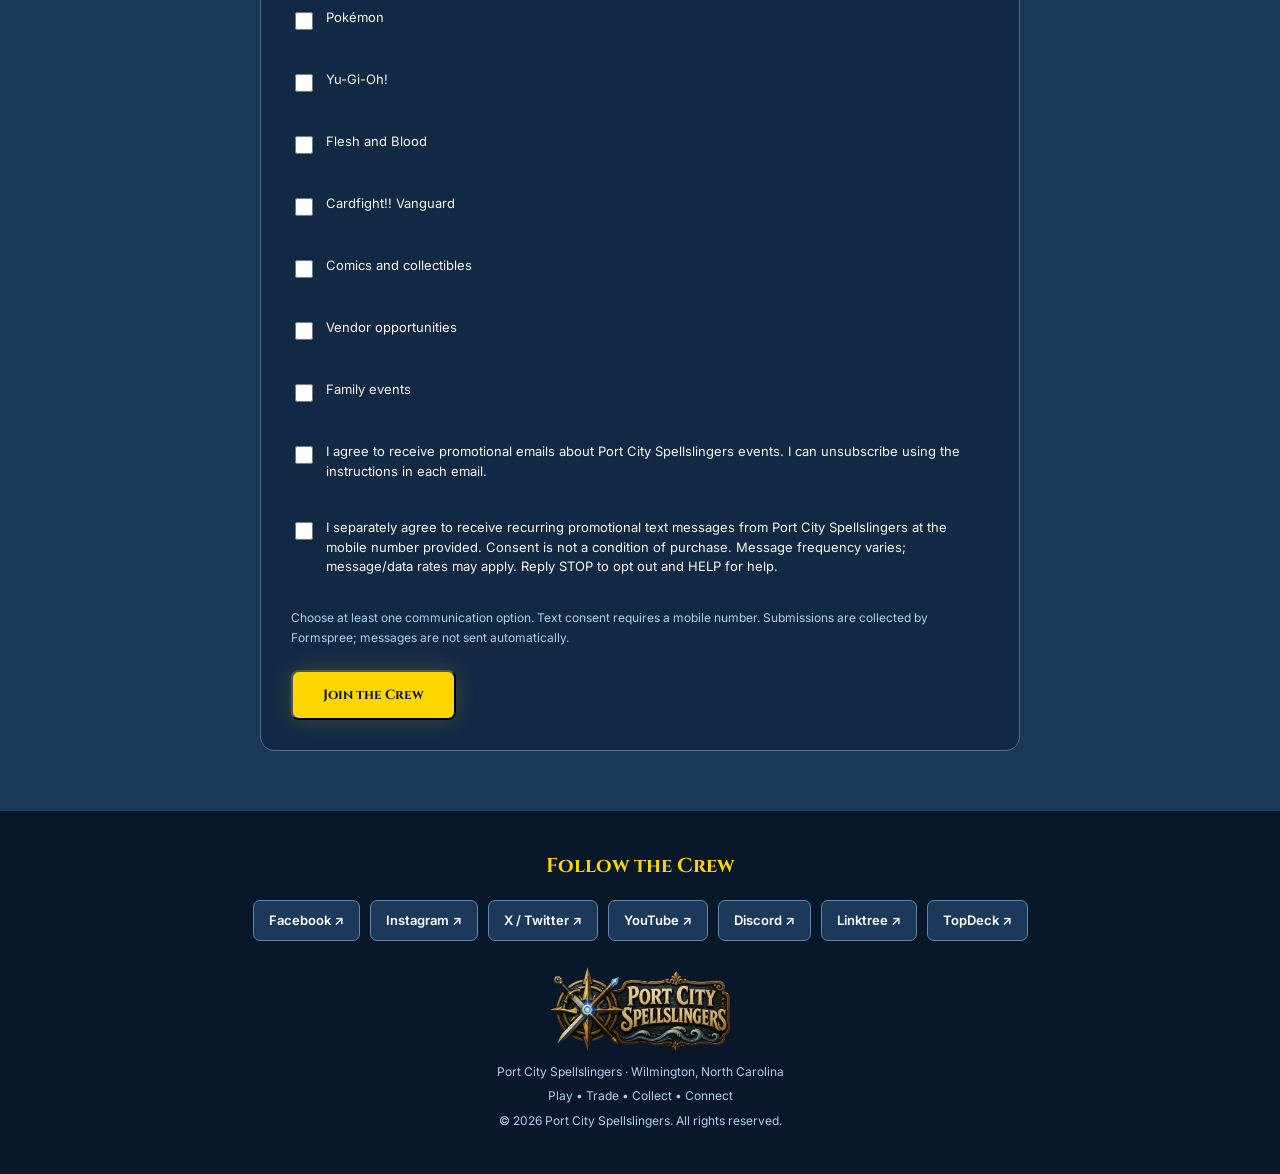
<file: vendors.html>
<!DOCTYPE html>
<html lang="en"><head><meta charset="utf-8"/><meta content="width=device-width,initial-scale=1" name="viewport"/><meta content="#10213d" name="theme-color"/><meta content="Request a vendor table at Port City Spell Fest in Wilmington, NC. $60 per table; 40 tables total." name="description"/><title>Vendor Registration | Port City Spell Fest</title><link href="favicon.png" rel="icon"/><link href="style.css" rel="stylesheet"/></head><body><a class="skip" href="#main">Skip to content</a><header class="site-header"><a aria-label="Port City Spellslingers home" class="brand" href="index.html#home"><img alt="Port City Spellslingers" src="logo.png"/></a><button aria-expanded="false" aria-label="Toggle navigation" class="menu-toggle">☰</button><nav aria-label="Main navigation" class="nav"><a href="index.html#home">Home</a><a href="index.html#event">Event Info</a><a href="index.html#vendors">Vendors</a><a aria-current="page" href="vendors.html">Vendor Registration</a><a href="gallery.html">Photo Gallery</a><a href="events.html">Events Calendar</a><a href="index.html#contact">Contact</a><a class="nav-ticket" href="https://port-city-spellslingers.square.site/">Get Tickets</a></nav></header><main id="main"><section class="vendor-hero section"><span class="eyebrow">PORT CITY SPELL FEST · WILMINGTON, NC</span><h1>Vendor Registration</h1><p>Bring your cards, comics, collectibles, and more to the Port City Spell Fest community.</p><div class="vendor-facts"><div><strong>$60</strong><span>Price per vendor table</span></div><div><strong>40</strong><span>Total vendor tables</span></div></div><p class="vendor-note">Table availability is subject to organizer confirmation. Submitting this form is a request, not a confirmed booking or payment.</p></section><section aria-labelledby="availability-title" class="availability-section section" id="availability"><h2 id="availability-title">Vendor Table Availability</h2><p>There are 40 vendor tables in total. Availability is updated manually after reservations are confirmed.</p><div class="availability-panel"><div class="availability-metric"><strong id="tables-remaining">Checking availability</strong><span>Tables remaining</span></div><div aria-label="Confirmed vendor tables booked" aria-valuemax="40" aria-valuemin="0" aria-valuenow="0" class="availability-meter" id="availability-progress" role="progressbar"><div id="availability-fill"></div></div><p aria-live="polite" class="small" id="availability-status">Please contact our team to confirm availability.</p><p class="small">$60 per table. Submitting a request does not reserve or pay for a table.</p></div></section><section class="section vendor-form-section"><h2>Request a Vendor Table</h2><p>Complete the form below. Our registration team will review your request and follow up by email.</p><form action="https://formspree.io/f/xrperldy" class="vendor-form" method="POST"><input name="_subject" type="hidden" value="Port City Spell Fest — Vendor Request"/><label for="vendor-name">Contact name <span aria-hidden="true">*</span></label><input autocomplete="name" id="vendor-name" maxlength="120" name="contact_name" required=""/><label for="business-name">Business / vendor name <span aria-hidden="true">*</span></label><input id="business-name" maxlength="150" name="business_name" required=""/><label for="vendor-email">Email address <span aria-hidden="true">*</span></label><input autocomplete="email" id="vendor-email" maxlength="254" name="email" required="" type="email"/><label for="vendor-phone">Phone number</label><input autocomplete="tel" id="vendor-phone" maxlength="40" name="phone" type="tel"/><label for="category">Merchandise category <span aria-hidden="true">*</span></label><select id="category" name="merchandise_category" required=""><option value="">Select a category</option><option>Trading cards / TCG</option><option>Comics</option><option>Toys / collectibles</option><option>Art / crafts</option><option>Accessories</option><option>Other</option></select><label for="table-count">Number of tables requested <span aria-hidden="true">*</span></label><select id="table-count" name="tables_requested" required=""><option value="">Select number</option><option value="1">1 — $60</option><option value="2">2 — $120</option><option value="3">3 — $180</option><option value="4">4 — $240</option></select><p class="form-help">Requests for multiple tables are subject to availability. Price is $60 per table.</p><label for="vendor-message">Additional information</label><textarea id="vendor-message" maxlength="3000" name="message" placeholder="Tell us what you plan to sell, any setup needs, or questions you have." rows="5"></textarea><div aria-hidden="true" class="vendor-honeypot"><label for="vendor-website">Leave this field blank</label><input autocomplete="off" id="vendor-website" name="_gotcha" tabindex="-1"/></div><button class="btn vendor-submit" type="submit">Submit Vendor Request</button><p class="form-help">This form sends your information to the event registration team. Do not include payment card information. Your request is not confirmed until an organizer contacts you.</p></form></section><section class="newsletter-section section" id="newsletter"><div class="newsletter-inner"><span class="eyebrow">STAY IN THE LOOP</span><h2>Join the Spell Fest Newsletter</h2><p>Get announcements about future events, vendor opportunities, and community updates. Subscribe only if you want email updates.</p><form action="https://formspree.io/f/xkjokvgj" class="newsletter-form" data-newsletter-v2="" method="POST"><input name="_subject" type="hidden" value="Spell Fest Newsletter Signup v2"/><label for="nl-name">Your name (optional)</label><input id="nl-name" name="name" placeholder="First and last name" type="text"/><label for="nl-email">Email address *</label><input autocomplete="email" id="nl-email" maxlength="254" name="email" placeholder="you@example.com" required="" type="email"/><label for="nl-phone">Mobile phone (optional — needed for SMS)</label><input autocomplete="tel" id="nl-phone" name="phone" placeholder="(555) 123-4567" type="tel"/><p class="newsletter-label">Your interests (optional)</p><label class="newsletter-consent"><input name="interests" type="checkbox" value="Magic: The Gathering"/> Magic: The Gathering</label><label class="newsletter-consent"><input name="interests" type="checkbox" value="Pokémon"/> Pokémon</label><label class="newsletter-consent"><input name="interests" type="checkbox" value="Yu-Gi-Oh!"/> Yu-Gi-Oh!</label><label class="newsletter-consent"><input name="interests" type="checkbox" value="Flesh and Blood"/> Flesh and Blood</label><label class="newsletter-consent"><input name="interests" type="checkbox" value="Cardfight!! Vanguard"/> Cardfight!! Vanguard</label><label class="newsletter-consent"><input name="interests" type="checkbox" value="Comics and collectibles"/> Comics and collectibles</label><label class="newsletter-consent"><input name="interests" type="checkbox" value="Vendor opportunities"/> Vendor opportunities</label><label class="newsletter-consent"><input name="interests" type="checkbox" value="Family events"/> Family events</label><label class="newsletter-consent"><input name="email_consent" type="checkbox" value="yes"/> I agree to receive promotional emails about Port City Spellslingers events. I can unsubscribe using the instructions in each email.</label><label class="newsletter-consent"><input name="sms_consent" type="checkbox" value="yes"/> I separately agree to receive recurring promotional text messages from Port City Spellslingers at the mobile number provided. Consent is not a condition of purchase. Message frequency varies; message/data rates may apply. Reply STOP to opt out and HELP for help.</label><p class="small">Choose at least one communication option. Text consent requires a mobile number. Submissions are collected by Formspree; messages are not sent automatically.</p><button class="btn" type="submit">Join the Crew</button></form></div></section></main><footer><h2 class="footer-heading">Follow the Crew</h2><div aria-label="Port City Spellslingers links" class="social-links"><a href="https://www.facebook.com/profile.php?id=61595394650146" rel="noopener noreferrer" target="_blank">Facebook <span aria-hidden="true">↗</span></a><a href="https://www.instagram.com/dumpster_druid_nc/" rel="noopener noreferrer" target="_blank">Instagram <span aria-hidden="true">↗</span></a><a href="https://x.com/Dumster_Druid" rel="noopener noreferrer" target="_blank">X / Twitter <span aria-hidden="true">↗</span></a><a href="https://www.youtube.com/channel/UCpzivxtAQwFt5ftOGMWrzng" rel="noopener noreferrer" target="_blank">YouTube <span aria-hidden="true">↗</span></a><a href="https://discord.gg/psd69Wqu?event=1560104508724482068" rel="noopener noreferrer" target="_blank">Discord <span aria-hidden="true">↗</span></a><a href="https://linktr.ee/gary.l.goodman" rel="noopener noreferrer" target="_blank">Linktree <span aria-hidden="true">↗</span></a><a href="https://topdeck.gg/convention/sellfest-of-wilmington-nc" rel="noopener noreferrer" target="_blank">TopDeck <span aria-hidden="true">↗</span></a></div><img alt="" loading="lazy" src="logo.png"/><p>Port City Spellslingers · Wilmington, North Carolina</p><p>Play • Trade • Collect • Connect</p><p>© <span id="year"></span> Port City Spellslingers. All rights reserved.</p></footer><script src="site-data.js"></script><script src="script.js"></script><script src="availability.js"></script></body></html>
</file>
<file: style.css>
@import url('https://fonts.googleapis.com/css2?family=Cinzel:wght@500;600;700&family=Inter:wght@400;500;600;700&display=swap');
:root{--navy:#10213d;--deep:#0c1c34;--panel:#1b395a;--gold:#ffd600;--text:#f8f4e9;--muted:#acd0ed}*{box-sizing:border-box}html{scroll-behavior:smooth;scroll-padding-top:80px}body{margin:0;background:var(--navy);color:var(--text);font-family:Inter,Arial,sans-serif;line-height:1.65}a{color:inherit}.skip{position:absolute;top:-60px;left:8px;background:white;color:black;padding:8px;z-index:100}.skip:focus{top:8px}.site-header{height:74px;background:#10213d;display:flex;align-items:center;justify-content:space-between;padding:8px 2.4%;border-bottom:1px solid #314764;position:sticky;top:0;z-index:10}.brand img{display:block;width:120px;max-height:62px;object-fit:contain}.nav{display:flex;align-items:center;gap:28px}.nav a{text-decoration:none;font-size:13px;color:#b7d7f6;font-weight:500}.nav a:hover,.nav a:focus{color:var(--gold)}.nav a:first-child{color:var(--gold)}.nav .nav-ticket{background:var(--gold);color:#061428;padding:9px 18px;border-radius:5px;font-weight:700}.menu-toggle{display:none}.hero{min-height:745px;display:grid;place-items:center;text-align:center;padding:100px 20px;position:relative;background:linear-gradient(180deg,rgba(12,27,49,.55),rgba(12,27,49,.76)),linear-gradient(130deg,#0a172a,#244767 55%,#101c32)}.hero:before{content:"";position:absolute;inset:0;opacity:.18;background:repeating-linear-gradient(0deg,transparent 0 74px,#7392a8 75px 76px,transparent 77px 145px);pointer-events:none}.hero-inner{position:relative}.eyebrow{border:1px solid #a35442;background:#643b38aa;color:#ff825a;border-radius:25px;padding:5px 17px;letter-spacing:1.2px;font-size:12px;font-weight:700}.hero h1{font-family:Cinzel,Georgia,serif;font-size:clamp(48px,6vw,82px);line-height:.98;letter-spacing:1px;margin:25px 0 20px;font-weight:700}.hero h1 span{color:var(--gold)}.tagline{font-size:20px;margin:15px 0 4px}.event-meta{font-size:14px;color:var(--muted);margin:0 0 32px}.btn{display:inline-block;background:var(--gold);color:#0b1729;border-radius:8px;padding:14px 30px;text-decoration:none;font-family:Cinzel,Georgia,serif;font-weight:700;box-shadow:0 0 22px #ffd60030}.btn:hover{background:#ffe956;transform:translateY(-1px)}.admission{text-align:center;background:linear-gradient(100deg,#203f44,#1b405d);padding:60px 20px 53px}.anchor{color:#37baff;font-size:35px}.admission h2{font-size:clamp(45px,6vw,72px);color:var(--gold);margin:2px 0;font-family:Cinzel,Georgia,serif;line-height:1.25}.admission p{color:var(--muted);font-size:17px}.admission .ticket-note{font-size:12px;opacity:.75}.section{padding:60px max(5%,calc((100vw - 1120px)/2));}.section h2{font-family:Cinzel,Georgia,serif;font-size:clamp(28px,3.5vw,46px);line-height:1.2;margin:0 0 12px}.features{text-align:center;background:#10213d}.section-sub{color:var(--muted);margin:0 0 34px}.feature-grid{display:grid;grid-template-columns:repeat(4,1fr);gap:24px;text-align:left}.feature{display:block;text-decoration:none;background:linear-gradient(135deg,#1d304c,#1b3b5d);border:1px solid #706b36;border-radius:8px;padding:24px;min-height:270px;transition:transform .2s,border-color .2s}.feature:hover{transform:translateY(-5px);border-color:var(--gold)}.feature-icon{display:block;color:var(--gold);font-size:29px;line-height:1.3}.feature h3{font-family:Cinzel,Georgia,serif;font-size:17px;margin:15px 0 8px}.feature p{color:var(--muted);font-size:14px;margin:0}.course{background:#1b3b5c;display:grid;grid-template-columns:1.2fr 1fr;gap:70px;align-items:center;min-height:465px}.course p{color:var(--muted);max-width:540px}.games{padding:0;list-style:none;font-size:13px;font-weight:600}.games li{display:flex;align-items:center;gap:12px;margin:10px 0}.games i{width:12px;height:12px;border-radius:50%;display:inline-block}.purple{background:#9854ef}.gold{background:#ffc52a}.red{background:#ff4049}.blue{background:#3788ef}.green{background:#00ba89}.compass{height:310px;width:310px;border:1px solid #3c5e80;border-radius:50%;position:relative;margin:auto;background:linear-gradient(90deg,transparent 49.8%,#41608055 50%,transparent 50.2%),linear-gradient(0deg,transparent 49.8%,#41608055 50%,transparent 50.2%)}.ring{position:absolute;inset:10px;border:1px dashed #c8aa19;border-radius:50%}.hub{position:absolute;top:40%;left:40%;width:20%;height:20%;border:2px solid var(--gold);border-radius:50%;display:grid;place-items:center;color:#3bb6ef;background:#10213d;font-size:25px}.north,.east,.south,.west{position:absolute;color:var(--gold);font:14px Georgia}.north{top:0;left:49%}.east{right:0;top:48%}.south{bottom:0;left:49%}.west{left:0;top:48%}.game-dot{position:absolute;width:58px;height:58px;border:1.5px solid currentColor;border-radius:50%;display:flex;flex-direction:column;align-items:center;justify-content:center;font:12px Georgia;background:#213b5a}.game-dot small{font:7px Inter}.mtg{top:16px;left:126px;color:#9d66ff}.pkm{top:90px;right:20px;color:#ffc52a}.ygo{right:62px;bottom:33px;color:#ff4054}.cfv{left:62px;bottom:33px;color:#4b95ff}.fab{top:90px;left:20px;color:#00c58b}.next{text-align:center;background:#202e49}.sparkle{font-size:46px;color:var(--gold)}.details{display:inline-flex;flex-wrap:wrap;gap:20px;background:#1a3b60;border:1px solid #2b5886;border-radius:7px;padding:17px 25px;font-size:14px;color:#d9eaff}.detail-section{text-align:center}.detail-section p{max-width:700px;margin:14px auto 26px;color:var(--muted)}.detail-section.alt{background:#1a3857}.btn-outline{background:transparent;color:var(--gold);border:1px solid var(--gold)}.small{font-size:12px}footer{background:#09172b;text-align:center;padding:38px 20px;color:var(--muted);font-size:12px}footer img{width:180px;max-width:60%}footer p{margin:5px 0}@media(max-width:900px){.nav{gap:12px}.nav a{font-size:12px}.feature-grid{grid-template-columns:repeat(2,1fr)}.course{gap:25px}}@media(max-width:650px){.site-header{height:70px}.menu-toggle{display:block;background:none;border:1px solid #6381a4;border-radius:5px;color:white;padding:7px 12px;font-size:22px;cursor:pointer}.nav{display:none;position:absolute;top:69px;left:0;right:0;background:#10213d;padding:18px;flex-direction:column;align-items:stretch;gap:12px;border-bottom:1px solid #456}.nav.open{display:flex}.nav a{font-size:15px}.nav .nav-ticket{text-align:center}.hero{min-height:570px;padding:70px 18px}.eyebrow{font-size:9px}.tagline{font-size:17px}.event-meta{font-size:12px}.feature-grid{grid-template-columns:1fr}.feature{min-height:unset}.course{grid-template-columns:1fr}.compass{transform:scale(.9);transform-origin:center}.section{padding:48px 6%}.details{display:flex;flex-direction:column;gap:8px}.admission{padding:45px 15px}.admission p{font-size:15px}}@media(prefers-reduced-motion:reduce){html{scroll-behavior:auto}*{transition:none!important}}
/* Vendor registration page */
.vendor-hero{text-align:center;background:linear-gradient(135deg,#10213d,#1b3b5c);padding-top:85px;padding-bottom:65px}.vendor-hero h1{font-family:Cinzel,Georgia,serif;font-size:clamp(32px,5vw,60px);color:var(--gold);line-height:1.15;margin:24px 0 15px}.vendor-hero>p{max-width:720px;margin:12px auto;color:var(--muted)}.vendor-facts{display:grid;grid-template-columns:repeat(2,minmax(0,240px));justify-content:center;gap:20px;margin:34px auto}.vendor-facts>div{padding:22px 14px;border:1px solid #927d30;border-radius:10px;background:#132c49}.vendor-facts strong{display:block;color:var(--gold);font-size:48px;line-height:1.2}.vendor-facts span{display:block;font-size:13px;color:#d4e6f7;margin-top:7px}.vendor-note{font-size:13px}.vendor-form-section{max-width:900px;margin:auto}.vendor-form-section>p{color:var(--muted)}.vendor-form{display:flex;flex-direction:column;gap:9px;margin-top:28px;background:#1b395a;border:1px solid #557092;border-radius:12px;padding:clamp(20px,4vw,38px)}.vendor-form label{font-weight:600;font-size:14px;margin-top:10px}.vendor-form input,.vendor-form select,.vendor-form textarea{width:100%;font:inherit;border:1px solid #7890a9;border-radius:6px;background:#f8faff;color:#10213d;padding:12px;min-height:46px}.vendor-form textarea{resize:vertical}.vendor-form :is(input,select,textarea):focus-visible{outline:3px solid var(--gold);outline-offset:2px}.vendor-form .form-help{color:#c7dcf1;font-size:12px;margin:2px 0 8px}.vendor-submit{border:0;cursor:pointer;font-size:16px;margin-top:18px}.vendor-honeypot{position:absolute;left:-10000px;width:1px;height:1px;overflow:hidden}@media(max-width:650px){.vendor-facts{gap:10px}.vendor-facts strong{font-size:37px}.vendor-facts>div{padding:18px 10px}.vendor-form{padding:20px}}

/* v1.2: Fix desktop vendor form width. Override shared .section padding. */
.vendor-form-section {
  box-sizing: border-box;
  width: min(100%, 1000px);
  max-width: 1000px;
  margin: 0 auto;
  padding: 64px 28px 80px;
}
.vendor-form-section > h2,
.vendor-form-section > p { text-align: center; }
.vendor-form { width: 100%; max-width: 840px; margin: 28px auto 0; }
@media (max-width: 650px) {
  .vendor-form-section { padding: 44px 18px 60px; }
  .vendor-form { padding: 20px; }
}

/* Events calendar and social links — v1.3 */
.nav{gap:clamp(9px,1.3vw,22px)}.nav a{white-space:nowrap}.footer-heading{font-family:Cinzel,Georgia,serif;font-size:20px;color:#ffd600;margin:0 0 14px}.social-links{display:flex;justify-content:center;flex-wrap:wrap;gap:10px;max-width:1050px;margin:18px auto 26px}.social-links a{border:1px solid #6683a1;background:#1b395a;border-radius:7px;padding:9px 15px;text-decoration:none;color:#fff;font-size:13px;font-weight:600}.social-links a:hover,.social-links a:focus{border-color:#ffd600;color:#ffd600}.events-hero{text-align:center;background:linear-gradient(130deg,#0c1c34,#214263);padding-top:90px;padding-bottom:60px}.events-hero h1{font:700 clamp(34px,5vw,62px) Cinzel,Georgia,serif;color:#ffd600;margin:18px 0}.events-hero p{max-width:650px;margin:auto;color:#acd0ed}.events-main{display:grid;grid-template-columns:minmax(0,1.6fr) minmax(270px,1fr);gap:28px;align-items:start}.calendar-shell,.event-detail{background:#1b395a;border:1px solid #557394;border-radius:12px;padding:clamp(14px,2vw,28px)}.calendar-toolbar{display:flex;justify-content:space-between;align-items:center;gap:12px;margin-bottom:20px}.calendar-toolbar h2{font-size:clamp(21px,2.5vw,31px);margin:0;text-align:center}.calendar-toolbar button{background:#10213d;border:1px solid #6683a1;border-radius:7px;color:#ffd600;padding:10px 15px;cursor:pointer;font-size:19px}.calendar-weekdays,.calendar-grid{display:grid;grid-template-columns:repeat(7,minmax(0,1fr));gap:6px}.calendar-weekdays{text-align:center;font-size:12px;color:#acd0ed;font-weight:700;margin-bottom:8px}.cal-day,.cal-empty{min-height:78px;min-width:0;padding:9px 5px;border:1px solid #416080;border-radius:7px;background:#10213d;color:#f8f4e9;text-align:left}.cal-day strong{display:block;font-size:15px}.cal-day small{display:block;font-size:10px;line-height:1.3;margin-top:5px;overflow-wrap:anywhere}.cal-day.has-event{background:#51471e;border:2px solid #ffd600;color:#fff;cursor:pointer}.cal-day.has-event:hover,.cal-day.has-event:focus{outline:2px solid #fff;outline-offset:2px}.calendar-hint{font-size:12px;color:#acd0ed;margin:15px 0 0}.event-detail h2{font-size:25px;margin:0 0 18px}.event-detail h3{font:700 22px Cinzel,Georgia,serif;color:#ffd600}.event-detail p{color:#d9eaff}.event-actions,.events-external{display:flex;gap:12px;flex-wrap:wrap;justify-content:center;margin-top:20px}.event-actions .btn,.events-external .btn{font-size:13px;padding:10px 14px}.event-detail .event-actions{justify-content:flex-start}@media(max-width:950px){.events-main{grid-template-columns:1fr}.nav{gap:9px}.nav a{font-size:11px}}@media(max-width:650px){.calendar-shell,.event-detail{padding:12px}.calendar-weekdays,.calendar-grid{gap:3px}.cal-day,.cal-empty{min-height:64px;padding:5px 3px}.cal-day strong{font-size:12px}.cal-day small{font-size:8px}.events-hero{padding-top:65px}.social-links a{font-size:12px}}

/* v1.4 additions */
.availability-section{text-align:center;background:#172e4b}.availability-section h2{color:var(--gold)}.availability-panel{max-width:720px;margin:22px auto 0;padding:28px;background:#1d3b5c;border:1px solid #55708e;border-radius:14px}.availability-metric{display:flex;flex-direction:column;gap:5px}.availability-metric strong{font-size:clamp(26px,4vw,42px);color:var(--gold)}.availability-metric span{color:var(--muted)}.availability-meter{height:18px;border-radius:99px;background:#0b1c33;overflow:hidden;margin:22px 0 12px}.availability-meter>div{height:100%;width:0;background:var(--gold);transition:width .3s}.newsletter-section{background:#1b3857;text-align:center}.newsletter-inner{max-width:760px;margin:auto}.newsletter-section h2{margin-top:16px}.newsletter-section p{color:var(--muted)}.newsletter-form{text-align:left;background:#112945;border:1px solid #55708e;padding:clamp(18px,4vw,30px);border-radius:14px;margin-top:24px}.newsletter-form>label{display:block;margin-bottom:9px;font-weight:600}.newsletter-input-row{display:flex;gap:12px}.newsletter-input-row input{min-width:0;flex:1;padding:14px 16px;border:1px solid #8ba8c7;border-radius:7px;font-size:16px}.newsletter-input-row button{cursor:pointer;border:0}.newsletter-form .newsletter-consent{display:flex;align-items:flex-start;gap:10px;font-size:14px;font-weight:400;line-height:1.5;margin-top:18px}.newsletter-consent input{width:18px;height:18px;flex:none;margin-top:2px}.newsletter-form .small{font-size:12px}.gallery-section{text-align:center}.gallery-grid{display:grid;grid-template-columns:repeat(auto-fit,minmax(min(100%,250px),1fr));gap:20px;text-align:left}.gallery-item{margin:0;border:1px solid #536c86;border-radius:12px;overflow:hidden;background:#1b395a}.gallery-item img{width:100%;height:230px;object-fit:cover;display:block}.gallery-item figcaption{padding:12px 16px}.gallery-empty{grid-column:1/-1;padding:60px 25px;background:#1b395a;border:1px dashed #7891aa;border-radius:12px;text-align:center;color:var(--muted)}@media(max-width:650px){.newsletter-input-row{flex-direction:column}.newsletter-input-row button{width:100%}}

/* v2.0 newsletter controls */
.newsletter-form{max-width:760px;margin:0 auto;display:grid;gap:10px;text-align:left}.newsletter-form>input[type="text"],.newsletter-form>input[type="email"],.newsletter-form>input[type="tel"]{display:block;width:100%;min-height:44px;padding:12px;border:1px solid #7894b2;border-radius:7px;background:#fff;color:#14223a;font:inherit}.newsletter-form>.newsletter-consent{display:flex;align-items:flex-start;gap:10px;font-size:13px;line-height:1.5}.newsletter-form>.newsletter-consent input{flex:none;margin-top:4px;accent-color:#ffd600}.newsletter-form>.btn{justify-self:start;cursor:pointer}.newsletter-form>.newsletter-label{font-weight:700;margin:12px 0 0}.newsletter-form>label:not(.newsletter-consent){font-weight:600}
</file>
